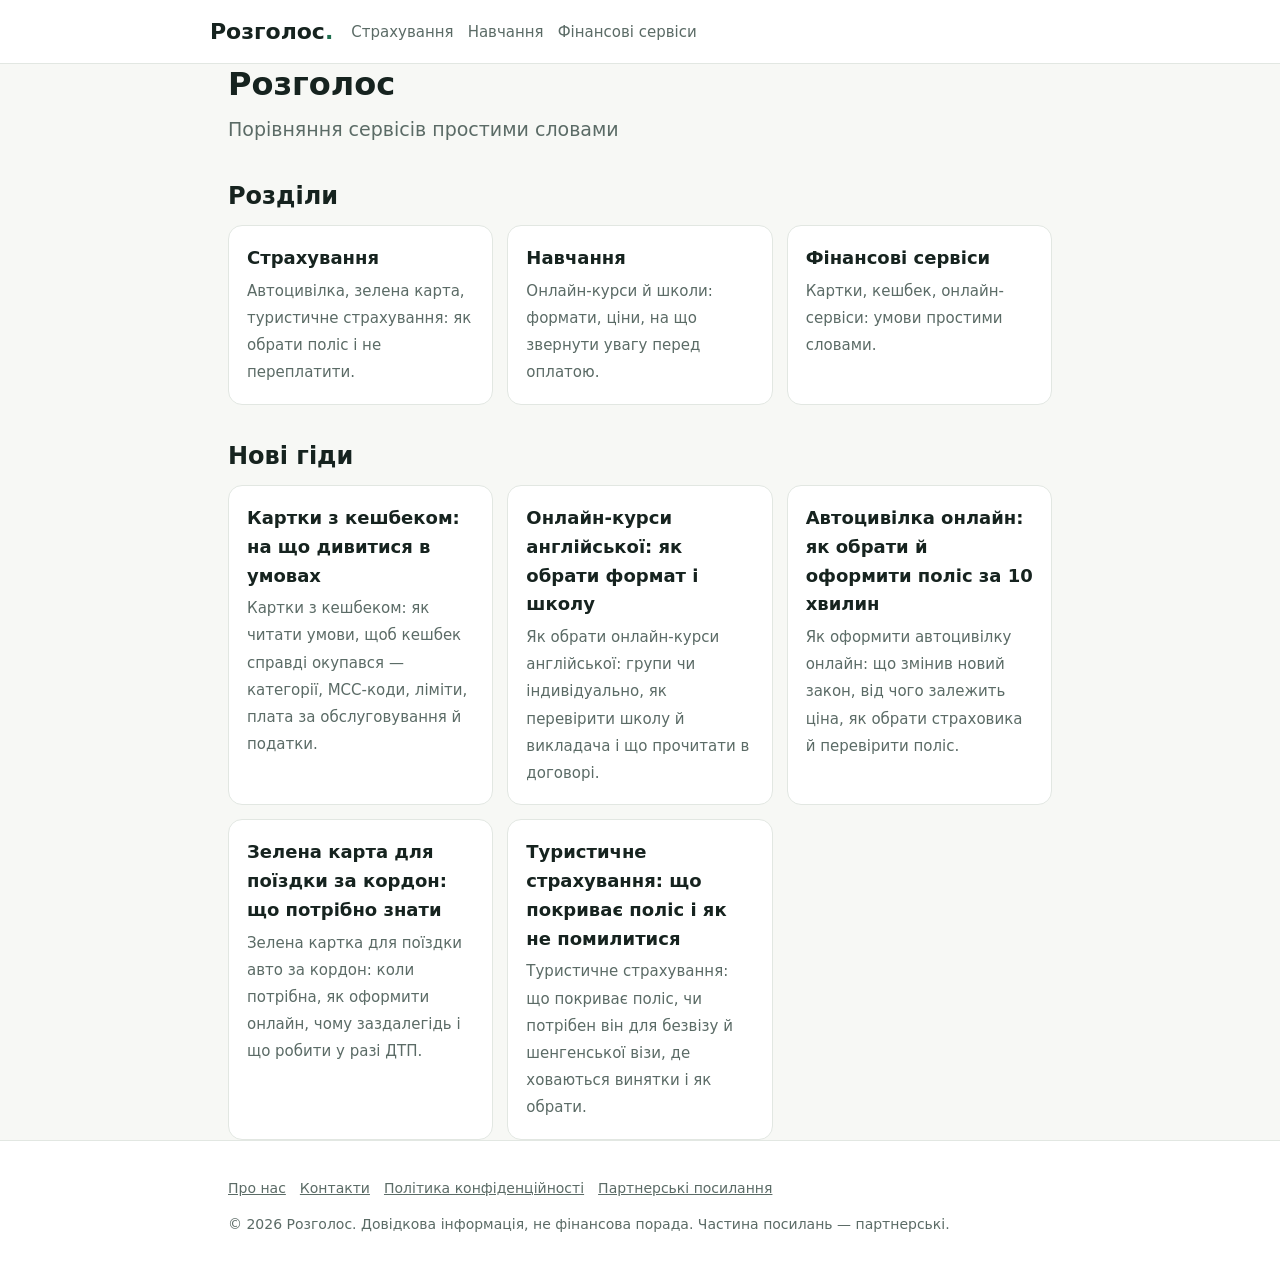
<file: index.html>
<!doctype html>
<html lang="uk"><head><meta charset="utf-8"><meta name="viewport" content="width=device-width,initial-scale=1">
<title>Розголос</title>
<meta name="description" content="Порівняння сервісів простими словами"><link rel="canonical" href="https://leeva13.github.io/rozholos/">
<link rel="stylesheet" href="assets/style.css"></head>
<body data-pixel="">
<header><div class="wrap top"><a class="logo" href="index.html">Розголос<span>.</span></a><nav><a href="strakhuvannia.html">Страхування</a><a href="navchannia.html">Навчання</a><a href="finansy.html">Фінансові сервіси</a></nav></div></header>
<main class="wrap"><h1>Розголос</h1>
<p class="lead">Порівняння сервісів простими словами</p><h2>Розділи</h2><div class="cards"><a class="card" href="strakhuvannia.html"><strong>Страхування</strong><span>Автоцивілка, зелена карта, туристичне страхування: як обрати поліс і не переплатити.</span></a><a class="card" href="navchannia.html"><strong>Навчання</strong><span>Онлайн-курси й школи: формати, ціни, на що звернути увагу перед оплатою.</span></a><a class="card" href="finansy.html"><strong>Фінансові сервіси</strong><span>Картки, кешбек, онлайн-сервіси: умови простими словами.</span></a></div><h2>Нові гіди</h2><div class="cards"><a class="card" href="kartky-z-keshbekom.html"><strong>Картки з кешбеком: на що дивитися в умовах</strong><span>Картки з кешбеком: як читати умови, щоб кешбек справді окупався — категорії, MCC-коди, ліміти, плата за обслуговування й податки.</span></a><a class="card" href="kursy-anhliiskoi-onlain.html"><strong>Онлайн-курси англійської: як обрати формат і школу</strong><span>Як обрати онлайн-курси англійської: групи чи індивідуально, як перевірити школу й викладача і що прочитати в договорі.</span></a><a class="card" href="avtotsyvilka-onlain.html"><strong>Автоцивілка онлайн: як обрати й оформити поліс за 10 хвилин</strong><span>Як оформити автоцивілку онлайн: що змінив новий закон, від чого залежить ціна, як обрати страховика й перевірити поліс.</span></a><a class="card" href="zelena-karta.html"><strong>Зелена карта для поїздки за кордон: що потрібно знати</strong><span>Зелена картка для поїздки авто за кордон: коли потрібна, як оформити онлайн, чому заздалегідь і що робити у разі ДТП.</span></a><a class="card" href="turystychne-strakhuvannia.html"><strong>Туристичне страхування: що покриває поліс і як не помилитися</strong><span>Туристичне страхування: що покриває поліс, чи потрібен він для безвізу й шенгенської візи, де ховаються винятки і як обрати.</span></a></div>
</main>
<footer><div class="wrap"><p><a href="about.html">Про нас</a><a href="contacts.html">Контакти</a><a href="privacy.html">Політика конфіденційності</a><a href="disclosure.html">Партнерські посилання</a></p>
<p>© 2026 Розголос. Довідкова інформація, не фінансова порада. Частина посилань — партнерські.</p></div></footer>
<div id="consent" hidden><p>Ми використовуємо cookies Meta для вимірювання реклами — лише якщо ви погодитеся. Деталі — у <a href="privacy.html">політиці конфіденційності</a>.</p>
<button class="yes" type="button">Погоджуюсь</button><button class="no" type="button">Лише необхідні</button></div>
<script src="assets/site.js" defer></script></body></html>
</file>
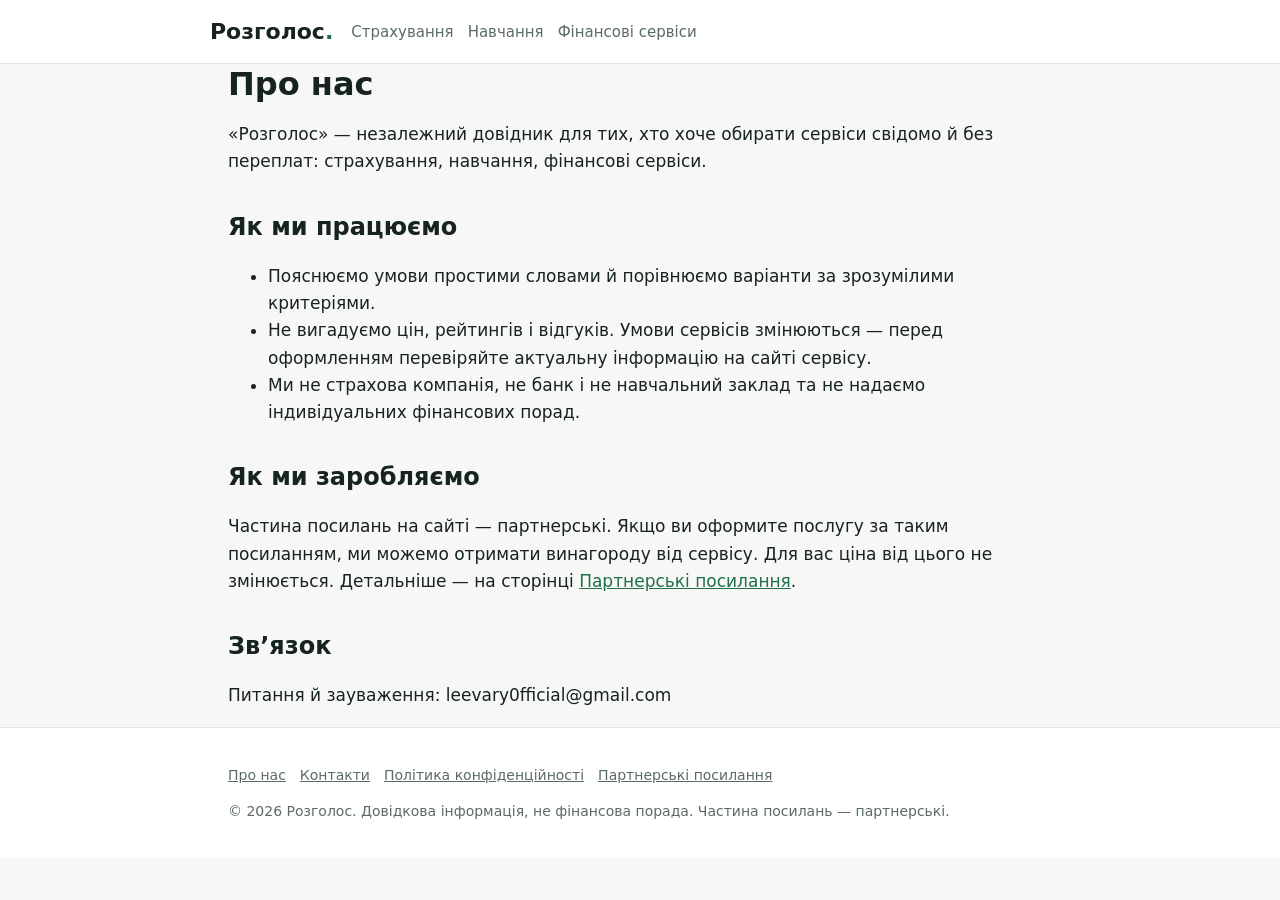
<file: about.html>
<!doctype html>
<html lang="uk"><head><meta charset="utf-8"><meta name="viewport" content="width=device-width,initial-scale=1">
<title>Про нас — Розголос</title>
<meta name="description" content="Порівняння сервісів простими словами"><link rel="canonical" href="https://leeva13.github.io/rozholos/about.html">
<link rel="stylesheet" href="assets/style.css"></head>
<body data-pixel="">
<header><div class="wrap top"><a class="logo" href="index.html">Розголос<span>.</span></a><nav><a href="strakhuvannia.html">Страхування</a><a href="navchannia.html">Навчання</a><a href="finansy.html">Фінансові сервіси</a></nav></div></header>
<main class="wrap"><h1>Про нас</h1>
<p>«Розголос» — незалежний довідник для тих, хто хоче обирати сервіси свідомо й без переплат: страхування, навчання, фінансові сервіси.</p>
<h2 id="iak-my-pratsiuiemo">Як ми працюємо</h2>
<ul>
<li>Пояснюємо умови простими словами й порівнюємо варіанти за зрозумілими критеріями.</li>
<li>Не вигадуємо цін, рейтингів і відгуків. Умови сервісів змінюються — перед оформленням перевіряйте актуальну інформацію на сайті сервісу.</li>
<li>Ми не страхова компанія, не банк і не навчальний заклад та не надаємо індивідуальних фінансових порад.</li>
</ul>
<h2 id="iak-my-zarobliaiemo">Як ми заробляємо</h2>
<p>Частина посилань на сайті — партнерські. Якщо ви оформите послугу за таким посиланням, ми можемо отримати винагороду від сервісу. Для вас ціна від цього не змінюється. Детальніше — на сторінці <a href="disclosure.html">Партнерські посилання</a>.</p>
<h2 id="zviazok">Зв’язок</h2>
<p>Питання й зауваження: leevary0fficial@gmail.com</p>
</main>
<footer><div class="wrap"><p><a href="about.html">Про нас</a><a href="contacts.html">Контакти</a><a href="privacy.html">Політика конфіденційності</a><a href="disclosure.html">Партнерські посилання</a></p>
<p>© 2026 Розголос. Довідкова інформація, не фінансова порада. Частина посилань — партнерські.</p></div></footer>
<div id="consent" hidden><p>Ми використовуємо cookies Meta для вимірювання реклами — лише якщо ви погодитеся. Деталі — у <a href="privacy.html">політиці конфіденційності</a>.</p>
<button class="yes" type="button">Погоджуюсь</button><button class="no" type="button">Лише необхідні</button></div>
<script src="assets/site.js" defer></script></body></html>
</file>
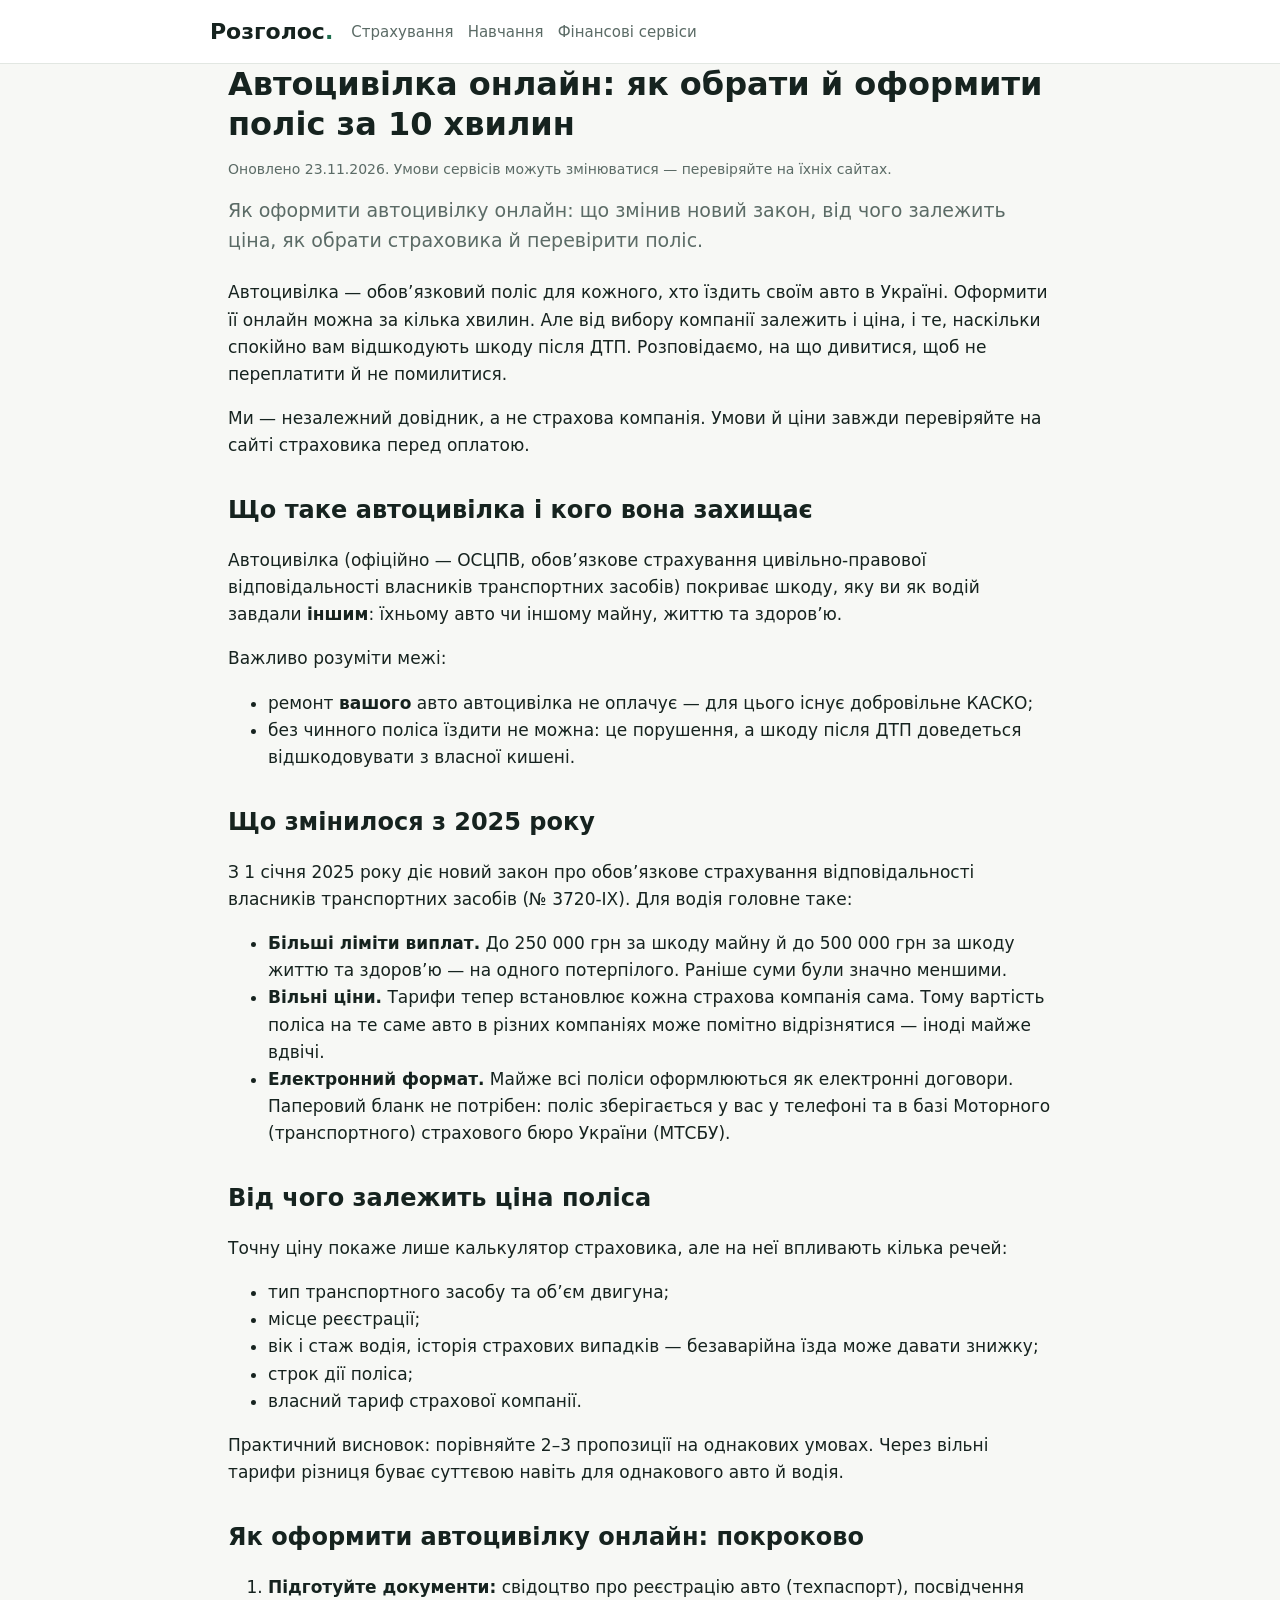
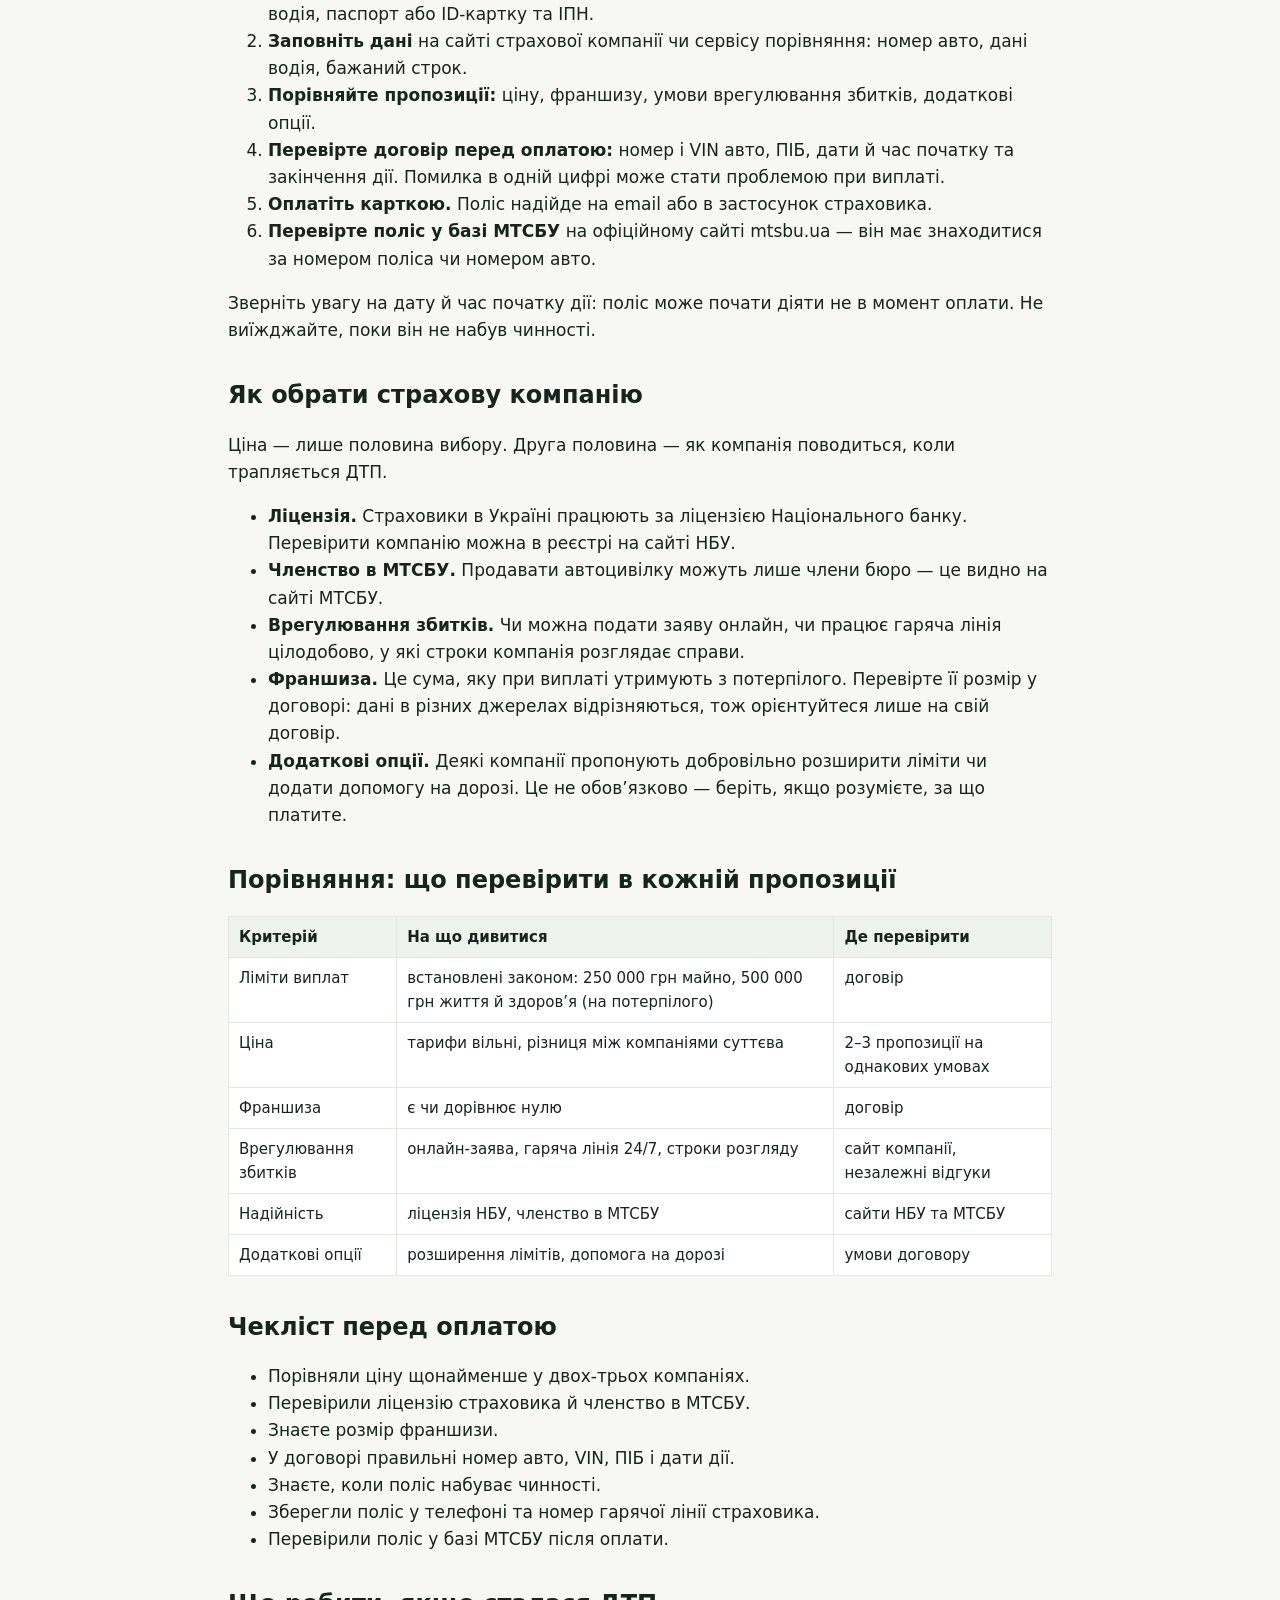
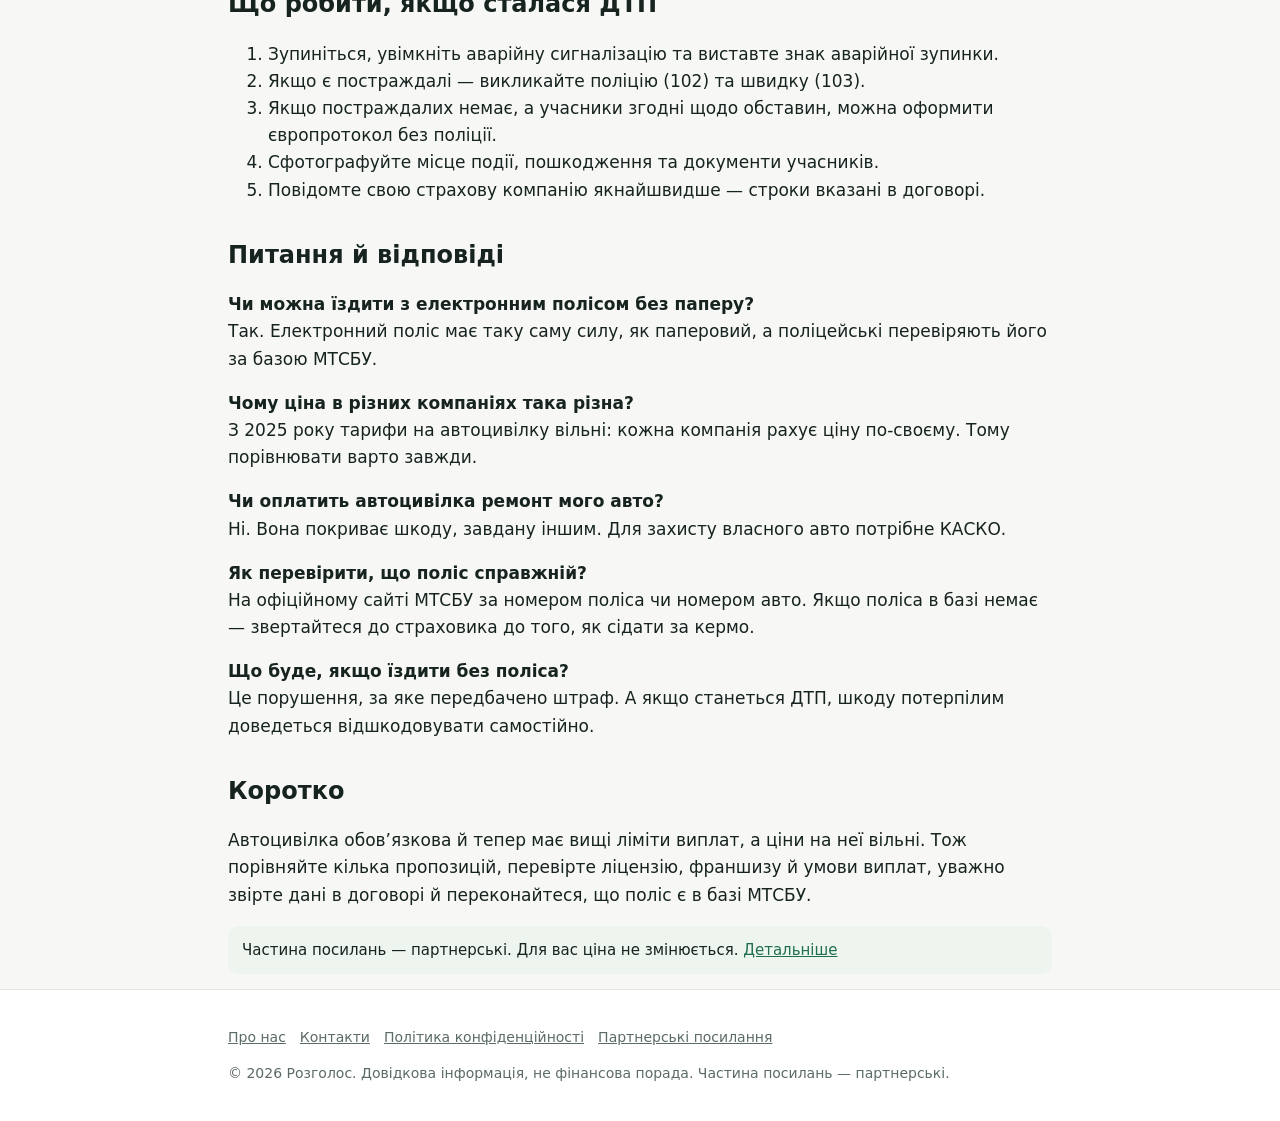
<file: avtotsyvilka-onlain.html>
<!doctype html>
<html lang="uk"><head><meta charset="utf-8"><meta name="viewport" content="width=device-width,initial-scale=1">
<title>Автоцивілка онлайн: як обрати й оформити поліс за 10 хвилин — Розголос</title>
<meta name="description" content="Як оформити автоцивілку онлайн: що змінив новий закон, від чого залежить ціна, як обрати страховика й перевірити поліс."><link rel="canonical" href="https://leeva13.github.io/rozholos/avtotsyvilka-onlain.html">
<link rel="stylesheet" href="assets/style.css"></head>
<body data-pixel="">
<header><div class="wrap top"><a class="logo" href="index.html">Розголос<span>.</span></a><nav><a href="strakhuvannia.html">Страхування</a><a href="navchannia.html">Навчання</a><a href="finansy.html">Фінансові сервіси</a></nav></div></header>
<main class="wrap"><h1>Автоцивілка онлайн: як обрати й оформити поліс за 10 хвилин</h1>
<p class="meta">Оновлено 23.11.2026. Умови сервісів можуть змінюватися — перевіряйте на їхніх сайтах.</p><p class="lead">Як оформити автоцивілку онлайн: що змінив новий закон, від чого залежить ціна, як обрати страховика й перевірити поліс.</p><p>Автоцивілка — обов’язковий поліс для кожного, хто їздить своїм авто в Україні. Оформити її онлайн можна за кілька хвилин. Але від вибору компанії залежить і ціна, і те, наскільки спокійно вам відшкодують шкоду після ДТП. Розповідаємо, на що дивитися, щоб не переплатити й не помилитися.</p>
<p>Ми — незалежний довідник, а не страхова компанія. Умови й ціни завжди перевіряйте на сайті страховика перед оплатою.</p>
<h2 id="shcho-take-avtotsyvilka-i-koho-vona-zakh">Що таке автоцивілка і кого вона захищає</h2>
<p>Автоцивілка (офіційно — ОСЦПВ, обов’язкове страхування цивільно-правової відповідальності власників транспортних засобів) покриває шкоду, яку ви як водій завдали <strong>іншим</strong>: їхньому авто чи іншому майну, життю та здоров’ю.</p>
<p>Важливо розуміти межі:</p>
<ul>
<li>ремонт <strong>вашого</strong> авто автоцивілка не оплачує — для цього існує добровільне КАСКО;</li>
<li>без чинного поліса їздити не можна: це порушення, а шкоду після ДТП доведеться відшкодовувати з власної кишені.</li>
</ul>
<h2 id="shcho-zminylosia-z-2025-roku">Що змінилося з 2025 року</h2>
<p>З 1 січня 2025 року діє новий закон про обов’язкове страхування відповідальності власників транспортних засобів (№ 3720-IX). Для водія головне таке:</p>
<ul>
<li><strong>Більші ліміти виплат.</strong> До 250 000 грн за шкоду майну й до 500 000 грн за шкоду життю та здоров’ю — на одного потерпілого. Раніше суми були значно меншими.</li>
<li><strong>Вільні ціни.</strong> Тарифи тепер встановлює кожна страхова компанія сама. Тому вартість поліса на те саме авто в різних компаніях може помітно відрізнятися — іноді майже вдвічі.</li>
<li><strong>Електронний формат.</strong> Майже всі поліси оформлюються як електронні договори. Паперовий бланк не потрібен: поліс зберігається у вас у телефоні та в базі Моторного (транспортного) страхового бюро України (МТСБУ).</li>
</ul>
<h2 id="vid-choho-zalezhyt-tsina-polisa">Від чого залежить ціна поліса</h2>
<p>Точну ціну покаже лише калькулятор страховика, але на неї впливають кілька речей:</p>
<ul>
<li>тип транспортного засобу та об’єм двигуна;</li>
<li>місце реєстрації;</li>
<li>вік і стаж водія, історія страхових випадків — безаварійна їзда може давати знижку;</li>
<li>строк дії поліса;</li>
<li>власний тариф страхової компанії.</li>
</ul>
<p>Практичний висновок: порівняйте 2–3 пропозиції на однакових умовах. Через вільні тарифи різниця буває суттєвою навіть для однакового авто й водія.</p>
<h2 id="iak-oformyty-avtotsyvilku-onlain-pokroko">Як оформити автоцивілку онлайн: покроково</h2>
<ol>
<li><strong>Підготуйте документи:</strong> свідоцтво про реєстрацію авто (техпаспорт), посвідчення водія, паспорт або ID-картку та ІПН.</li>
<li><strong>Заповніть дані</strong> на сайті страхової компанії чи сервісу порівняння: номер авто, дані водія, бажаний строк.</li>
<li><strong>Порівняйте пропозиції:</strong> ціну, франшизу, умови врегулювання збитків, додаткові опції.</li>
<li><strong>Перевірте договір перед оплатою:</strong> номер і VIN авто, ПІБ, дати й час початку та закінчення дії. Помилка в одній цифрі може стати проблемою при виплаті.</li>
<li><strong>Оплатіть карткою.</strong> Поліс надійде на email або в застосунок страховика.</li>
<li><strong>Перевірте поліс у базі МТСБУ</strong> на офіційному сайті mtsbu.ua — він має знаходитися за номером поліса чи номером авто.</li>
</ol>
<p>Зверніть увагу на дату й час початку дії: поліс може почати діяти не в момент оплати. Не виїжджайте, поки він не набув чинності.</p>
<h2 id="iak-obraty-strakhovu-kompaniiu">Як обрати страхову компанію</h2>
<p>Ціна — лише половина вибору. Друга половина — як компанія поводиться, коли трапляється ДТП.</p>
<ul>
<li><strong>Ліцензія.</strong> Страховики в Україні працюють за ліцензією Національного банку. Перевірити компанію можна в реєстрі на сайті НБУ.</li>
<li><strong>Членство в МТСБУ.</strong> Продавати автоцивілку можуть лише члени бюро — це видно на сайті МТСБУ.</li>
<li><strong>Врегулювання збитків.</strong> Чи можна подати заяву онлайн, чи працює гаряча лінія цілодобово, у які строки компанія розглядає справи.</li>
<li><strong>Франшиза.</strong> Це сума, яку при виплаті утримують з потерпілого. Перевірте її розмір у договорі: дані в різних джерелах відрізняються, тож орієнтуйтеся лише на свій договір.</li>
<li><strong>Додаткові опції.</strong> Деякі компанії пропонують добровільно розширити ліміти чи додати допомогу на дорозі. Це не обов’язково — беріть, якщо розумієте, за що платите.</li>
</ul>
<h2 id="porivniannia-shcho-pereviryty-v-kozhnii-">Порівняння: що перевірити в кожній пропозиції</h2>
<div class="table"><table><thead><tr><th>Критерій</th><th>На що дивитися</th><th>Де перевірити</th></tr></thead><tbody><tr><td>Ліміти виплат</td><td>встановлені законом: 250 000 грн майно, 500 000 грн життя й здоров’я (на потерпілого)</td><td>договір</td></tr><tr><td>Ціна</td><td>тарифи вільні, різниця між компаніями суттєва</td><td>2–3 пропозиції на однакових умовах</td></tr><tr><td>Франшиза</td><td>є чи дорівнює нулю</td><td>договір</td></tr><tr><td>Врегулювання збитків</td><td>онлайн-заява, гаряча лінія 24/7, строки розгляду</td><td>сайт компанії, незалежні відгуки</td></tr><tr><td>Надійність</td><td>ліцензія НБУ, членство в МТСБУ</td><td>сайти НБУ та МТСБУ</td></tr><tr><td>Додаткові опції</td><td>розширення лімітів, допомога на дорозі</td><td>умови договору</td></tr></tbody></table></div>
<h2 id="cheklist-pered-oplatoiu">Чекліст перед оплатою</h2>
<ul>
<li>Порівняли ціну щонайменше у двох-трьох компаніях.</li>
<li>Перевірили ліцензію страховика й членство в МТСБУ.</li>
<li>Знаєте розмір франшизи.</li>
<li>У договорі правильні номер авто, VIN, ПІБ і дати дії.</li>
<li>Знаєте, коли поліс набуває чинності.</li>
<li>Зберегли поліс у телефоні та номер гарячої лінії страховика.</li>
<li>Перевірили поліс у базі МТСБУ після оплати.</li>
</ul>
<h2 id="shcho-robyty-iakshcho-stalasia-dtp">Що робити, якщо сталася ДТП</h2>
<ol>
<li>Зупиніться, увімкніть аварійну сигналізацію та виставте знак аварійної зупинки.</li>
<li>Якщо є постраждалі — викликайте поліцію (102) та швидку (103).</li>
<li>Якщо постраждалих немає, а учасники згодні щодо обставин, можна оформити європротокол без поліції.</li>
<li>Сфотографуйте місце події, пошкодження та документи учасників.</li>
<li>Повідомте свою страхову компанію якнайшвидше — строки вказані в договорі.</li>
</ol>
<h2 id="pytannia-i-vidpovidi">Питання й відповіді</h2>
<p><strong>Чи можна їздити з електронним полісом без паперу?</strong><br>Так. Електронний поліс має таку саму силу, як паперовий, а поліцейські перевіряють його за базою МТСБУ.</p>
<p><strong>Чому ціна в різних компаніях така різна?</strong><br>З 2025 року тарифи на автоцивілку вільні: кожна компанія рахує ціну по-своєму. Тому порівнювати варто завжди.</p>
<p><strong>Чи оплатить автоцивілка ремонт мого авто?</strong><br>Ні. Вона покриває шкоду, завдану іншим. Для захисту власного авто потрібне КАСКО.</p>
<p><strong>Як перевірити, що поліс справжній?</strong><br>На офіційному сайті МТСБУ за номером поліса чи номером авто. Якщо поліса в базі немає — звертайтеся до страховика до того, як сідати за кермо.</p>
<p><strong>Що буде, якщо їздити без поліса?</strong><br>Це порушення, за яке передбачено штраф. А якщо станеться ДТП, шкоду потерпілим доведеться відшкодовувати самостійно.</p>
<h2 id="korotko">Коротко</h2>
<p>Автоцивілка обов’язкова й тепер має вищі ліміти виплат, а ціни на неї вільні. Тож порівняйте кілька пропозицій, перевірте ліцензію, франшизу й умови виплат, уважно звірте дані в договорі й переконайтеся, що поліс є в базі МТСБУ.</p><p class="note">Частина посилань — партнерські. Для вас ціна не змінюється. <a href="disclosure.html">Детальніше</a></p>
</main>
<footer><div class="wrap"><p><a href="about.html">Про нас</a><a href="contacts.html">Контакти</a><a href="privacy.html">Політика конфіденційності</a><a href="disclosure.html">Партнерські посилання</a></p>
<p>© 2026 Розголос. Довідкова інформація, не фінансова порада. Частина посилань — партнерські.</p></div></footer>
<div id="consent" hidden><p>Ми використовуємо cookies Meta для вимірювання реклами — лише якщо ви погодитеся. Деталі — у <a href="privacy.html">політиці конфіденційності</a>.</p>
<button class="yes" type="button">Погоджуюсь</button><button class="no" type="button">Лише необхідні</button></div>
<script src="assets/site.js" defer></script></body></html>
</file>
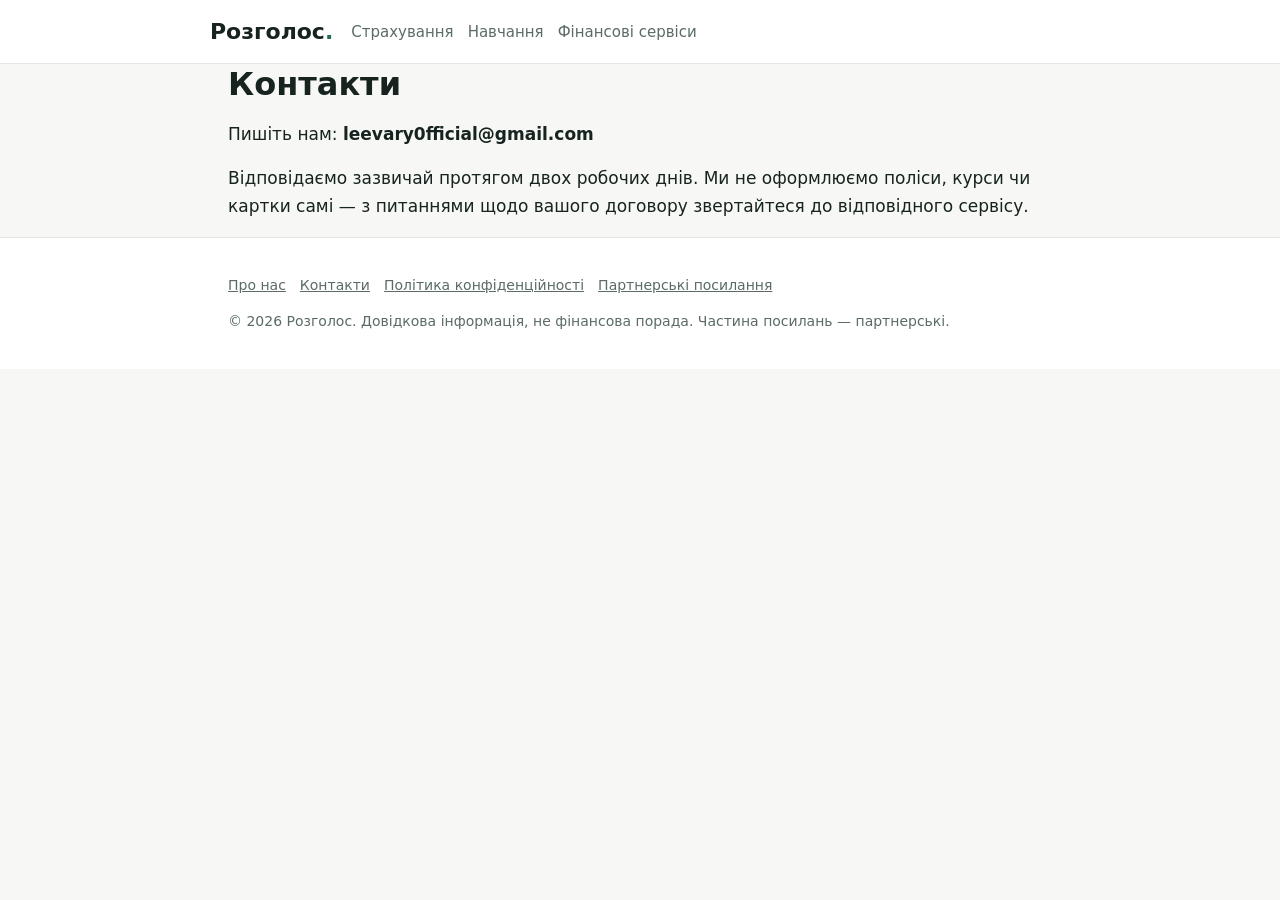
<file: contacts.html>
<!doctype html>
<html lang="uk"><head><meta charset="utf-8"><meta name="viewport" content="width=device-width,initial-scale=1">
<title>Контакти — Розголос</title>
<meta name="description" content="Порівняння сервісів простими словами"><link rel="canonical" href="https://leeva13.github.io/rozholos/contacts.html">
<link rel="stylesheet" href="assets/style.css"></head>
<body data-pixel="">
<header><div class="wrap top"><a class="logo" href="index.html">Розголос<span>.</span></a><nav><a href="strakhuvannia.html">Страхування</a><a href="navchannia.html">Навчання</a><a href="finansy.html">Фінансові сервіси</a></nav></div></header>
<main class="wrap"><h1>Контакти</h1>
<p>Пишіть нам: <strong>leevary0fficial@gmail.com</strong></p>
<p>Відповідаємо зазвичай протягом двох робочих днів. Ми не оформлюємо поліси, курси чи картки самі — з питаннями щодо вашого договору звертайтеся до відповідного сервісу.</p>
</main>
<footer><div class="wrap"><p><a href="about.html">Про нас</a><a href="contacts.html">Контакти</a><a href="privacy.html">Політика конфіденційності</a><a href="disclosure.html">Партнерські посилання</a></p>
<p>© 2026 Розголос. Довідкова інформація, не фінансова порада. Частина посилань — партнерські.</p></div></footer>
<div id="consent" hidden><p>Ми використовуємо cookies Meta для вимірювання реклами — лише якщо ви погодитеся. Деталі — у <a href="privacy.html">політиці конфіденційності</a>.</p>
<button class="yes" type="button">Погоджуюсь</button><button class="no" type="button">Лише необхідні</button></div>
<script src="assets/site.js" defer></script></body></html>
</file>
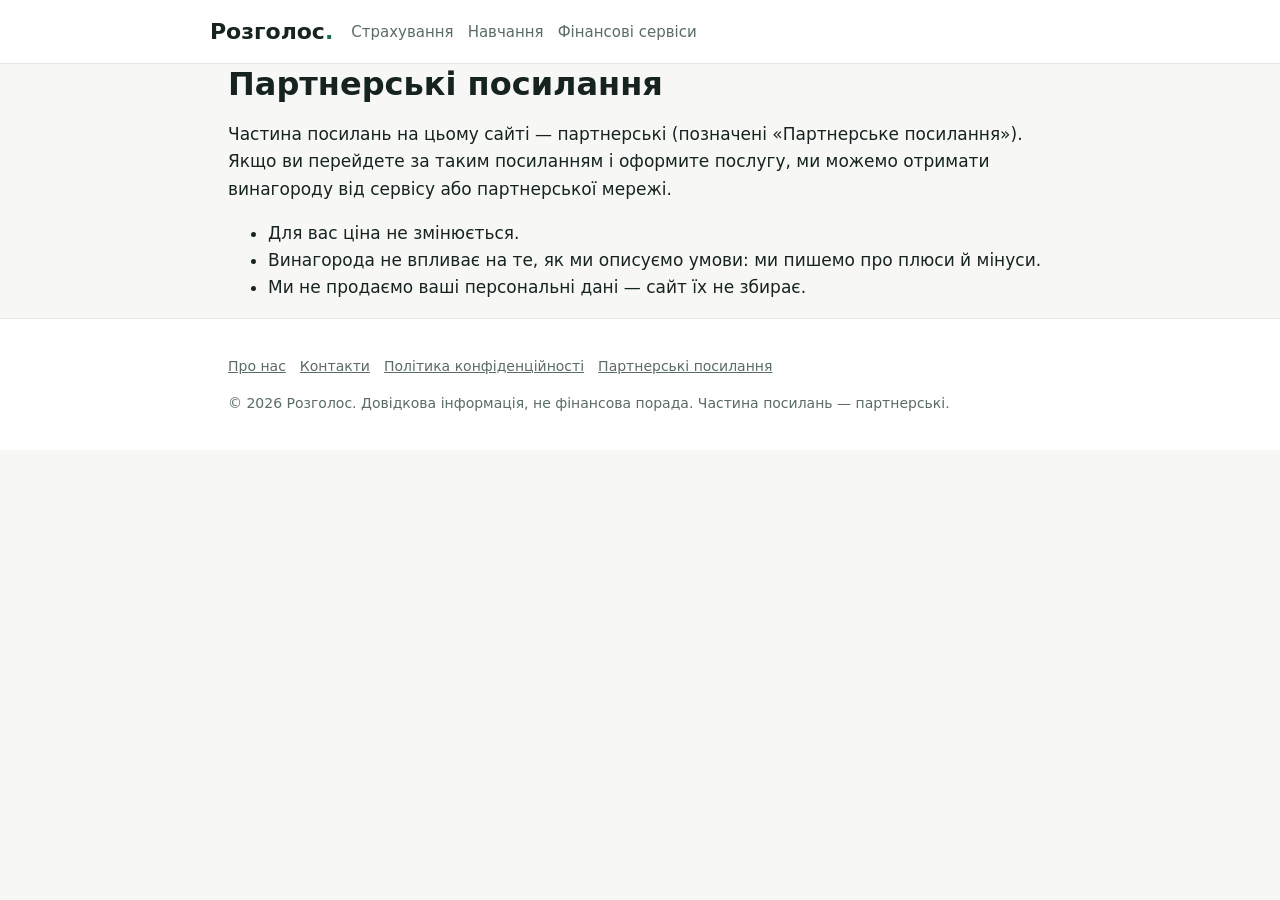
<file: disclosure.html>
<!doctype html>
<html lang="uk"><head><meta charset="utf-8"><meta name="viewport" content="width=device-width,initial-scale=1">
<title>Партнерські посилання — Розголос</title>
<meta name="description" content="Порівняння сервісів простими словами"><link rel="canonical" href="https://leeva13.github.io/rozholos/disclosure.html">
<link rel="stylesheet" href="assets/style.css"></head>
<body data-pixel="">
<header><div class="wrap top"><a class="logo" href="index.html">Розголос<span>.</span></a><nav><a href="strakhuvannia.html">Страхування</a><a href="navchannia.html">Навчання</a><a href="finansy.html">Фінансові сервіси</a></nav></div></header>
<main class="wrap"><h1>Партнерські посилання</h1>
<p>Частина посилань на цьому сайті — партнерські (позначені «Партнерське посилання»). Якщо ви перейдете за таким посиланням і оформите послугу, ми можемо отримати винагороду від сервісу або партнерської мережі.</p>
<ul>
<li>Для вас ціна не змінюється.</li>
<li>Винагорода не впливає на те, як ми описуємо умови: ми пишемо про плюси й мінуси.</li>
<li>Ми не продаємо ваші персональні дані — сайт їх не збирає.</li>
</ul>
</main>
<footer><div class="wrap"><p><a href="about.html">Про нас</a><a href="contacts.html">Контакти</a><a href="privacy.html">Політика конфіденційності</a><a href="disclosure.html">Партнерські посилання</a></p>
<p>© 2026 Розголос. Довідкова інформація, не фінансова порада. Частина посилань — партнерські.</p></div></footer>
<div id="consent" hidden><p>Ми використовуємо cookies Meta для вимірювання реклами — лише якщо ви погодитеся. Деталі — у <a href="privacy.html">політиці конфіденційності</a>.</p>
<button class="yes" type="button">Погоджуюсь</button><button class="no" type="button">Лише необхідні</button></div>
<script src="assets/site.js" defer></script></body></html>
</file>
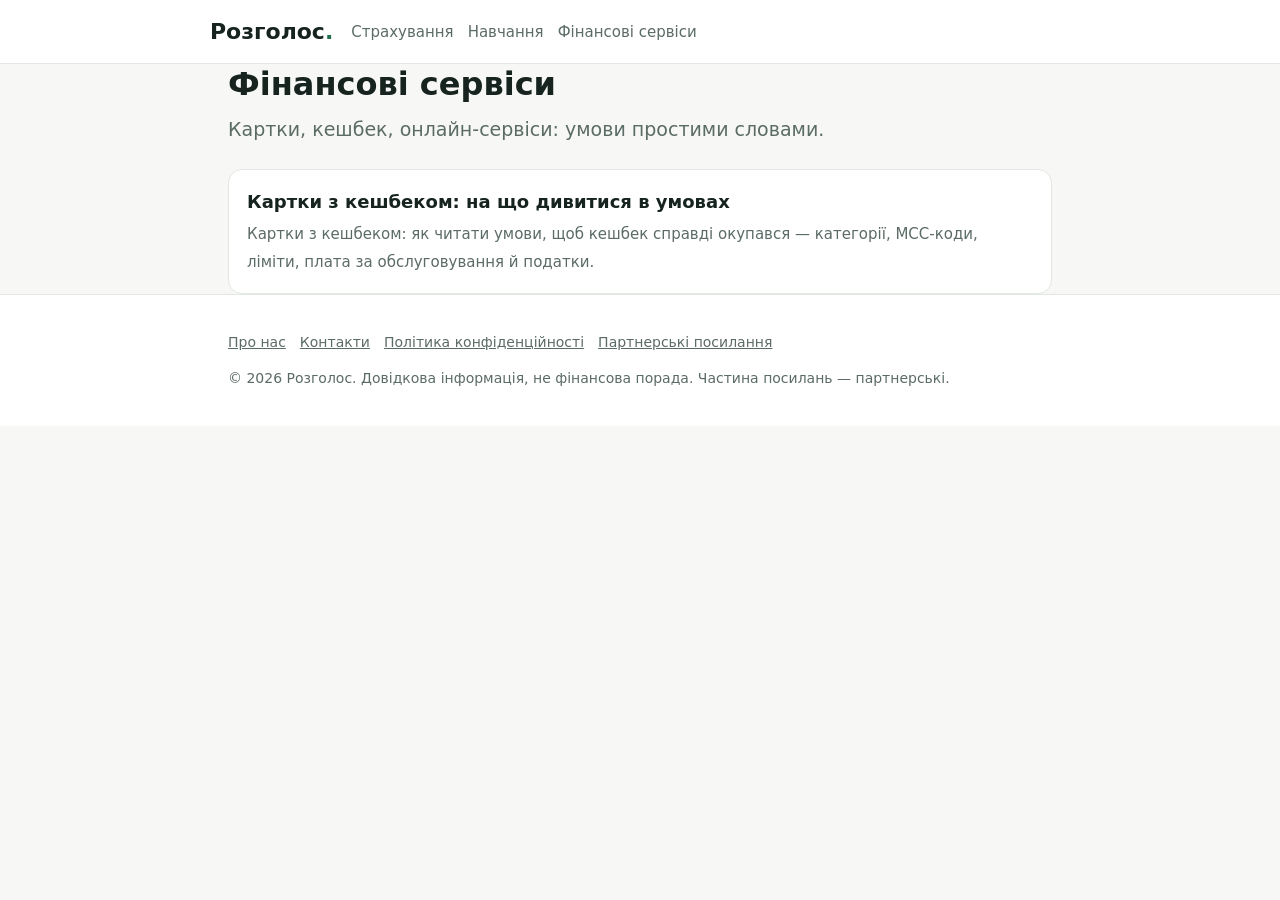
<file: finansy.html>
<!doctype html>
<html lang="uk"><head><meta charset="utf-8"><meta name="viewport" content="width=device-width,initial-scale=1">
<title>Фінансові сервіси — Розголос</title>
<meta name="description" content="Картки, кешбек, онлайн-сервіси: умови простими словами."><link rel="canonical" href="https://leeva13.github.io/rozholos/finansy.html">
<link rel="stylesheet" href="assets/style.css"></head>
<body data-pixel="">
<header><div class="wrap top"><a class="logo" href="index.html">Розголос<span>.</span></a><nav><a href="strakhuvannia.html">Страхування</a><a href="navchannia.html">Навчання</a><a href="finansy.html">Фінансові сервіси</a></nav></div></header>
<main class="wrap"><h1>Фінансові сервіси</h1>
<p class="lead">Картки, кешбек, онлайн-сервіси: умови простими словами.</p><div class="cards"><a class="card" href="kartky-z-keshbekom.html"><strong>Картки з кешбеком: на що дивитися в умовах</strong><span>Картки з кешбеком: як читати умови, щоб кешбек справді окупався — категорії, MCC-коди, ліміти, плата за обслуговування й податки.</span></a></div>
</main>
<footer><div class="wrap"><p><a href="about.html">Про нас</a><a href="contacts.html">Контакти</a><a href="privacy.html">Політика конфіденційності</a><a href="disclosure.html">Партнерські посилання</a></p>
<p>© 2026 Розголос. Довідкова інформація, не фінансова порада. Частина посилань — партнерські.</p></div></footer>
<div id="consent" hidden><p>Ми використовуємо cookies Meta для вимірювання реклами — лише якщо ви погодитеся. Деталі — у <a href="privacy.html">політиці конфіденційності</a>.</p>
<button class="yes" type="button">Погоджуюсь</button><button class="no" type="button">Лише необхідні</button></div>
<script src="assets/site.js" defer></script></body></html>
</file>
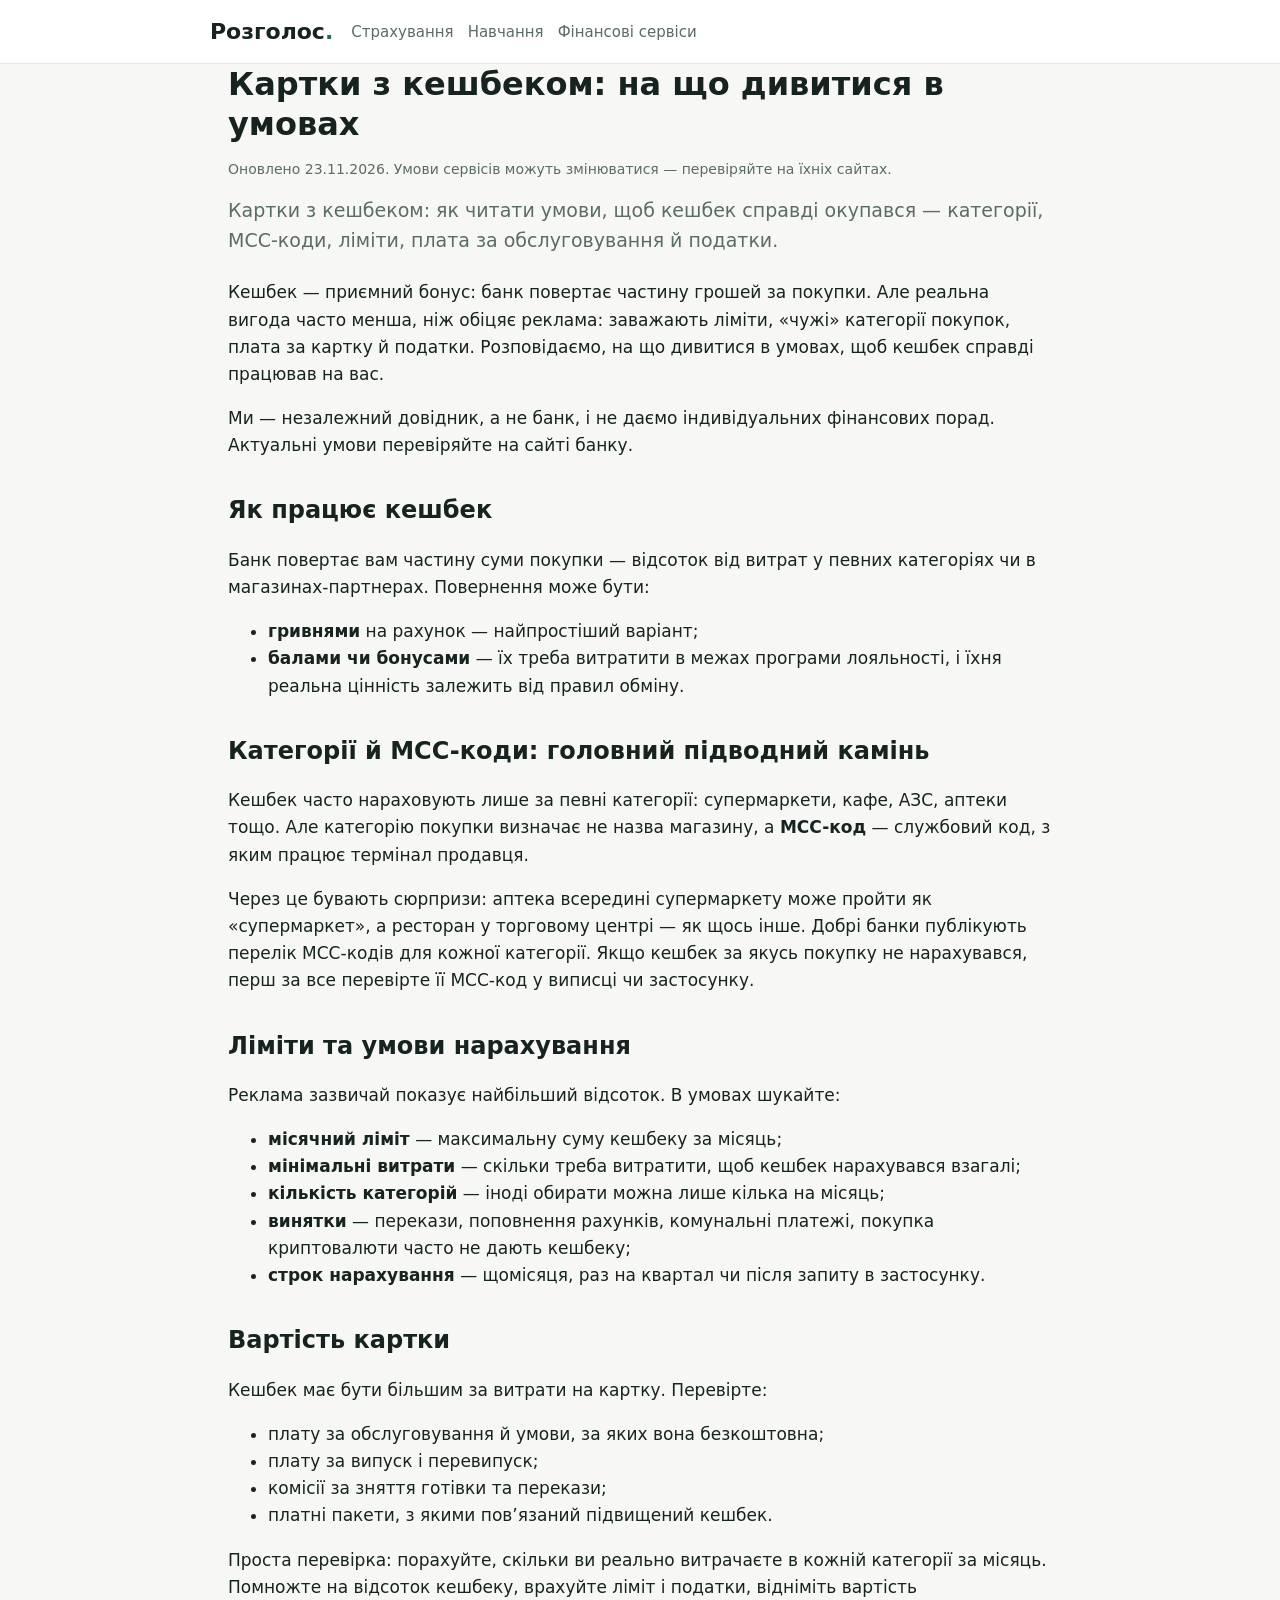
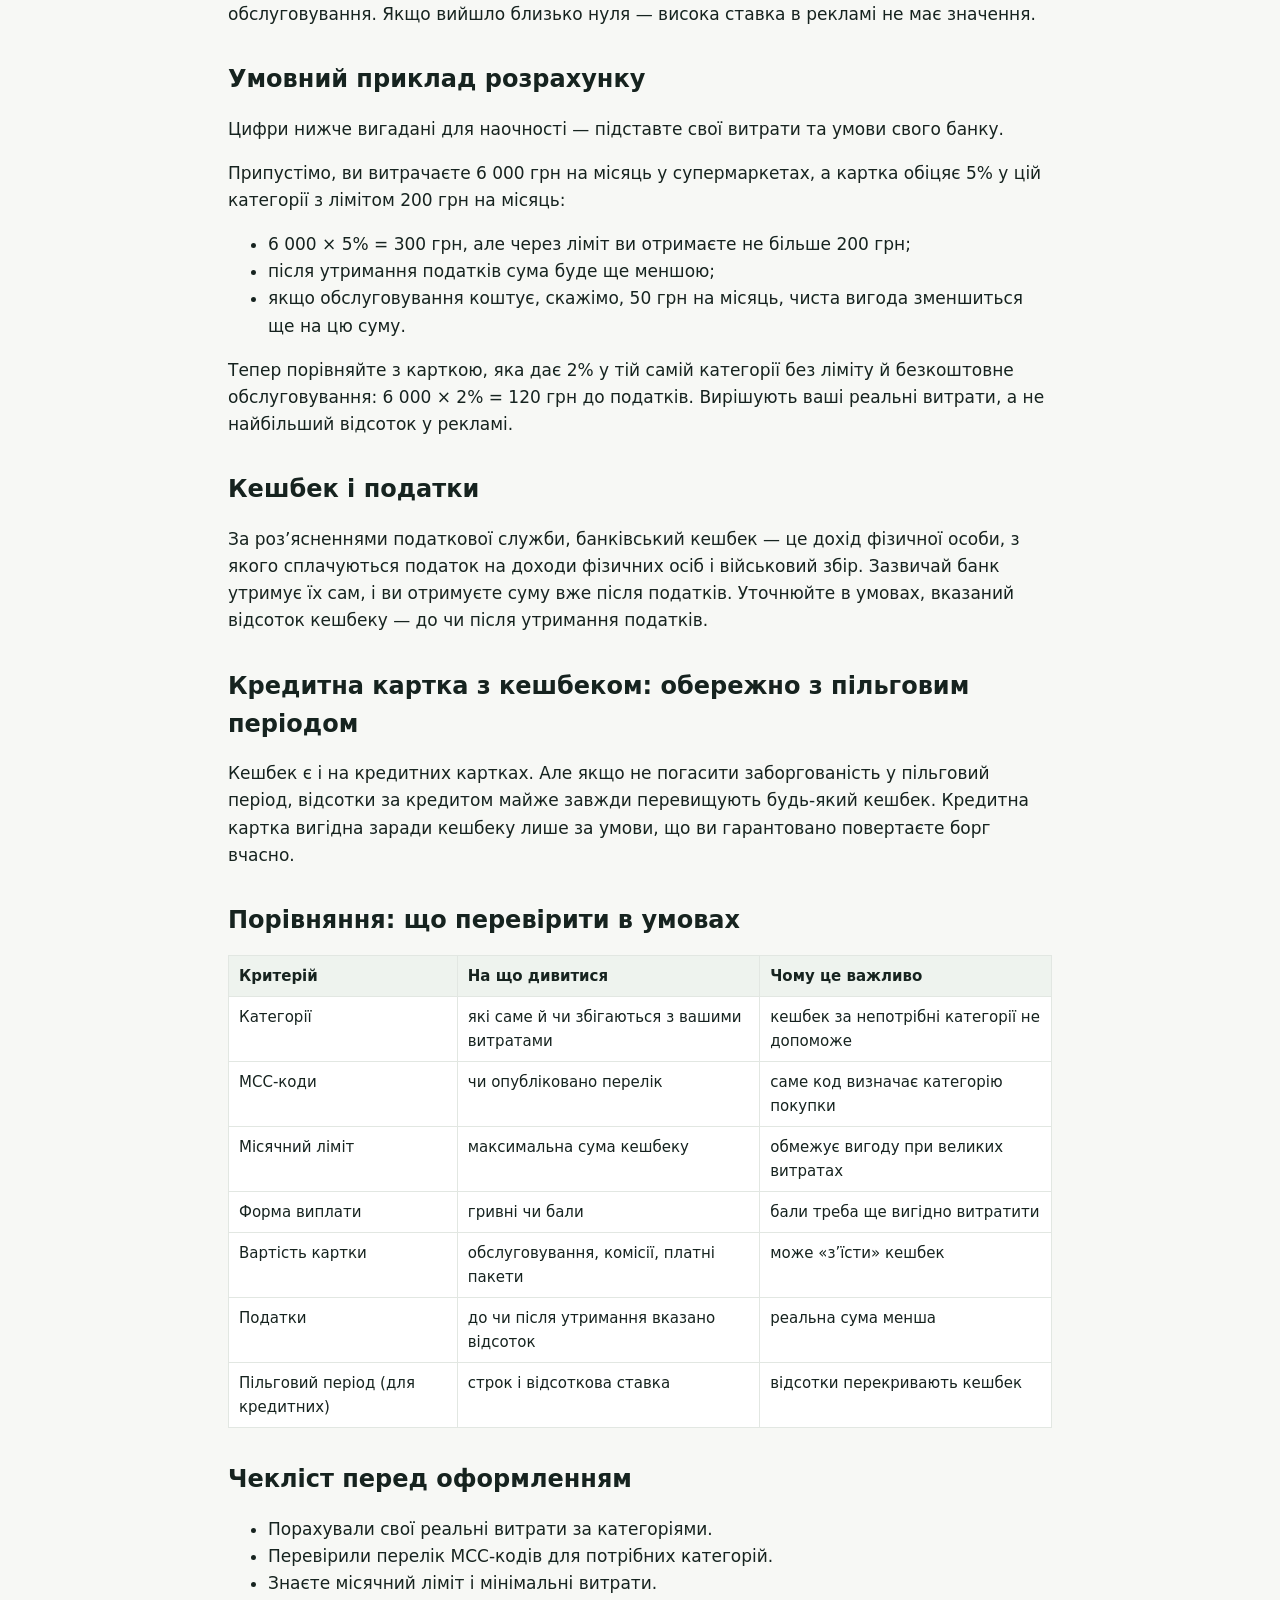
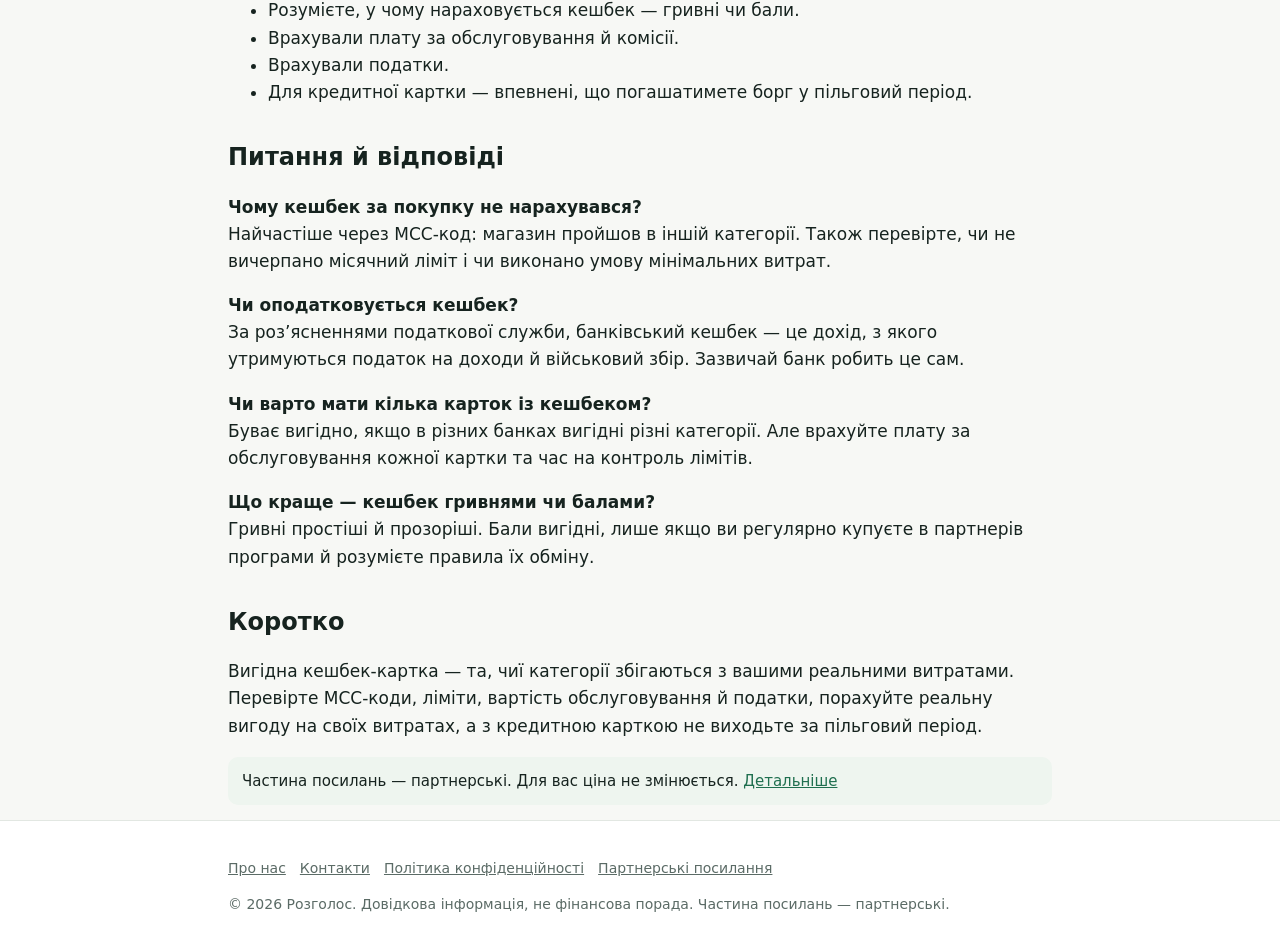
<file: kartky-z-keshbekom.html>
<!doctype html>
<html lang="uk"><head><meta charset="utf-8"><meta name="viewport" content="width=device-width,initial-scale=1">
<title>Картки з кешбеком: на що дивитися в умовах — Розголос</title>
<meta name="description" content="Картки з кешбеком: як читати умови, щоб кешбек справді окупався — категорії, MCC-коди, ліміти, плата за обслуговування й податки."><link rel="canonical" href="https://leeva13.github.io/rozholos/kartky-z-keshbekom.html">
<link rel="stylesheet" href="assets/style.css"></head>
<body data-pixel="">
<header><div class="wrap top"><a class="logo" href="index.html">Розголос<span>.</span></a><nav><a href="strakhuvannia.html">Страхування</a><a href="navchannia.html">Навчання</a><a href="finansy.html">Фінансові сервіси</a></nav></div></header>
<main class="wrap"><h1>Картки з кешбеком: на що дивитися в умовах</h1>
<p class="meta">Оновлено 23.11.2026. Умови сервісів можуть змінюватися — перевіряйте на їхніх сайтах.</p><p class="lead">Картки з кешбеком: як читати умови, щоб кешбек справді окупався — категорії, MCC-коди, ліміти, плата за обслуговування й податки.</p><p>Кешбек — приємний бонус: банк повертає частину грошей за покупки. Але реальна вигода часто менша, ніж обіцяє реклама: заважають ліміти, «чужі» категорії покупок, плата за картку й податки. Розповідаємо, на що дивитися в умовах, щоб кешбек справді працював на вас.</p>
<p>Ми — незалежний довідник, а не банк, і не даємо індивідуальних фінансових порад. Актуальні умови перевіряйте на сайті банку.</p>
<h2 id="iak-pratsiuie-keshbek">Як працює кешбек</h2>
<p>Банк повертає вам частину суми покупки — відсоток від витрат у певних категоріях чи в магазинах-партнерах. Повернення може бути:</p>
<ul>
<li><strong>гривнями</strong> на рахунок — найпростіший варіант;</li>
<li><strong>балами чи бонусами</strong> — їх треба витратити в межах програми лояльності, і їхня реальна цінність залежить від правил обміну.</li>
</ul>
<h2 id="katehorii-i-mcc-kody-holovnyi-pidvodnyi-">Категорії й MCC-коди: головний підводний камінь</h2>
<p>Кешбек часто нараховують лише за певні категорії: супермаркети, кафе, АЗС, аптеки тощо. Але категорію покупки визначає не назва магазину, а <strong>MCC-код</strong> — службовий код, з яким працює термінал продавця.</p>
<p>Через це бувають сюрпризи: аптека всередині супермаркету може пройти як «супермаркет», а ресторан у торговому центрі — як щось інше. Добрі банки публікують перелік MCC-кодів для кожної категорії. Якщо кешбек за якусь покупку не нарахувався, перш за все перевірте її MCC-код у виписці чи застосунку.</p>
<h2 id="limity-ta-umovy-narakhuvannia">Ліміти та умови нарахування</h2>
<p>Реклама зазвичай показує найбільший відсоток. В умовах шукайте:</p>
<ul>
<li><strong>місячний ліміт</strong> — максимальну суму кешбеку за місяць;</li>
<li><strong>мінімальні витрати</strong> — скільки треба витратити, щоб кешбек нарахувався взагалі;</li>
<li><strong>кількість категорій</strong> — іноді обирати можна лише кілька на місяць;</li>
<li><strong>винятки</strong> — перекази, поповнення рахунків, комунальні платежі, покупка криптовалюти часто не дають кешбеку;</li>
<li><strong>строк нарахування</strong> — щомісяця, раз на квартал чи після запиту в застосунку.</li>
</ul>
<h2 id="vartist-kartky">Вартість картки</h2>
<p>Кешбек має бути більшим за витрати на картку. Перевірте:</p>
<ul>
<li>плату за обслуговування й умови, за яких вона безкоштовна;</li>
<li>плату за випуск і перевипуск;</li>
<li>комісії за зняття готівки та перекази;</li>
<li>платні пакети, з якими пов’язаний підвищений кешбек.</li>
</ul>
<p>Проста перевірка: порахуйте, скільки ви реально витрачаєте в кожній категорії за місяць. Помножте на відсоток кешбеку, врахуйте ліміт і податки, відніміть вартість обслуговування. Якщо вийшло близько нуля — висока ставка в рекламі не має значення.</p>
<h2 id="umovnyi-pryklad-rozrakhunku">Умовний приклад розрахунку</h2>
<p>Цифри нижче вигадані для наочності — підставте свої витрати та умови свого банку.</p>
<p>Припустімо, ви витрачаєте 6 000 грн на місяць у супермаркетах, а картка обіцяє 5% у цій категорії з лімітом 200 грн на місяць:</p>
<ul>
<li>6 000 × 5% = 300 грн, але через ліміт ви отримаєте не більше 200 грн;</li>
<li>після утримання податків сума буде ще меншою;</li>
<li>якщо обслуговування коштує, скажімо, 50 грн на місяць, чиста вигода зменшиться ще на цю суму.</li>
</ul>
<p>Тепер порівняйте з карткою, яка дає 2% у тій самій категорії без ліміту й безкоштовне обслуговування: 6 000 × 2% = 120 грн до податків. Вирішують ваші реальні витрати, а не найбільший відсоток у рекламі.</p>
<h2 id="keshbek-i-podatky">Кешбек і податки</h2>
<p>За роз’ясненнями податкової служби, банківський кешбек — це дохід фізичної особи, з якого сплачуються податок на доходи фізичних осіб і військовий збір. Зазвичай банк утримує їх сам, і ви отримуєте суму вже після податків. Уточнюйте в умовах, вказаний відсоток кешбеку — до чи після утримання податків.</p>
<h2 id="kredytna-kartka-z-keshbekom-oberezhno-z-">Кредитна картка з кешбеком: обережно з пільговим періодом</h2>
<p>Кешбек є і на кредитних картках. Але якщо не погасити заборгованість у пільговий період, відсотки за кредитом майже завжди перевищують будь-який кешбек. Кредитна картка вигідна заради кешбеку лише за умови, що ви гарантовано повертаєте борг вчасно.</p>
<h2 id="porivniannia-shcho-pereviryty-v-umovakh">Порівняння: що перевірити в умовах</h2>
<div class="table"><table><thead><tr><th>Критерій</th><th>На що дивитися</th><th>Чому це важливо</th></tr></thead><tbody><tr><td>Категорії</td><td>які саме й чи збігаються з вашими витратами</td><td>кешбек за непотрібні категорії не допоможе</td></tr><tr><td>MCC-коди</td><td>чи опубліковано перелік</td><td>саме код визначає категорію покупки</td></tr><tr><td>Місячний ліміт</td><td>максимальна сума кешбеку</td><td>обмежує вигоду при великих витратах</td></tr><tr><td>Форма виплати</td><td>гривні чи бали</td><td>бали треба ще вигідно витратити</td></tr><tr><td>Вартість картки</td><td>обслуговування, комісії, платні пакети</td><td>може «з’їсти» кешбек</td></tr><tr><td>Податки</td><td>до чи після утримання вказано відсоток</td><td>реальна сума менша</td></tr><tr><td>Пільговий період (для кредитних)</td><td>строк і відсоткова ставка</td><td>відсотки перекривають кешбек</td></tr></tbody></table></div>
<h2 id="cheklist-pered-oformlenniam">Чекліст перед оформленням</h2>
<ul>
<li>Порахували свої реальні витрати за категоріями.</li>
<li>Перевірили перелік MCC-кодів для потрібних категорій.</li>
<li>Знаєте місячний ліміт і мінімальні витрати.</li>
<li>Розумієте, у чому нараховується кешбек — гривні чи бали.</li>
<li>Врахували плату за обслуговування й комісії.</li>
<li>Врахували податки.</li>
<li>Для кредитної картки — впевнені, що погашатимете борг у пільговий період.</li>
</ul>
<h2 id="pytannia-i-vidpovidi">Питання й відповіді</h2>
<p><strong>Чому кешбек за покупку не нарахувався?</strong><br>Найчастіше через MCC-код: магазин пройшов в іншій категорії. Також перевірте, чи не вичерпано місячний ліміт і чи виконано умову мінімальних витрат.</p>
<p><strong>Чи оподатковується кешбек?</strong><br>За роз’ясненнями податкової служби, банківський кешбек — це дохід, з якого утримуються податок на доходи й військовий збір. Зазвичай банк робить це сам.</p>
<p><strong>Чи варто мати кілька карток із кешбеком?</strong><br>Буває вигідно, якщо в різних банках вигідні різні категорії. Але врахуйте плату за обслуговування кожної картки та час на контроль лімітів.</p>
<p><strong>Що краще — кешбек гривнями чи балами?</strong><br>Гривні простіші й прозоріші. Бали вигідні, лише якщо ви регулярно купуєте в партнерів програми й розумієте правила їх обміну.</p>
<h2 id="korotko">Коротко</h2>
<p>Вигідна кешбек-картка — та, чиї категорії збігаються з вашими реальними витратами. Перевірте MCC-коди, ліміти, вартість обслуговування й податки, порахуйте реальну вигоду на своїх витратах, а з кредитною карткою не виходьте за пільговий період.</p><p class="note">Частина посилань — партнерські. Для вас ціна не змінюється. <a href="disclosure.html">Детальніше</a></p>
</main>
<footer><div class="wrap"><p><a href="about.html">Про нас</a><a href="contacts.html">Контакти</a><a href="privacy.html">Політика конфіденційності</a><a href="disclosure.html">Партнерські посилання</a></p>
<p>© 2026 Розголос. Довідкова інформація, не фінансова порада. Частина посилань — партнерські.</p></div></footer>
<div id="consent" hidden><p>Ми використовуємо cookies Meta для вимірювання реклами — лише якщо ви погодитеся. Деталі — у <a href="privacy.html">політиці конфіденційності</a>.</p>
<button class="yes" type="button">Погоджуюсь</button><button class="no" type="button">Лише необхідні</button></div>
<script src="assets/site.js" defer></script></body></html>
</file>
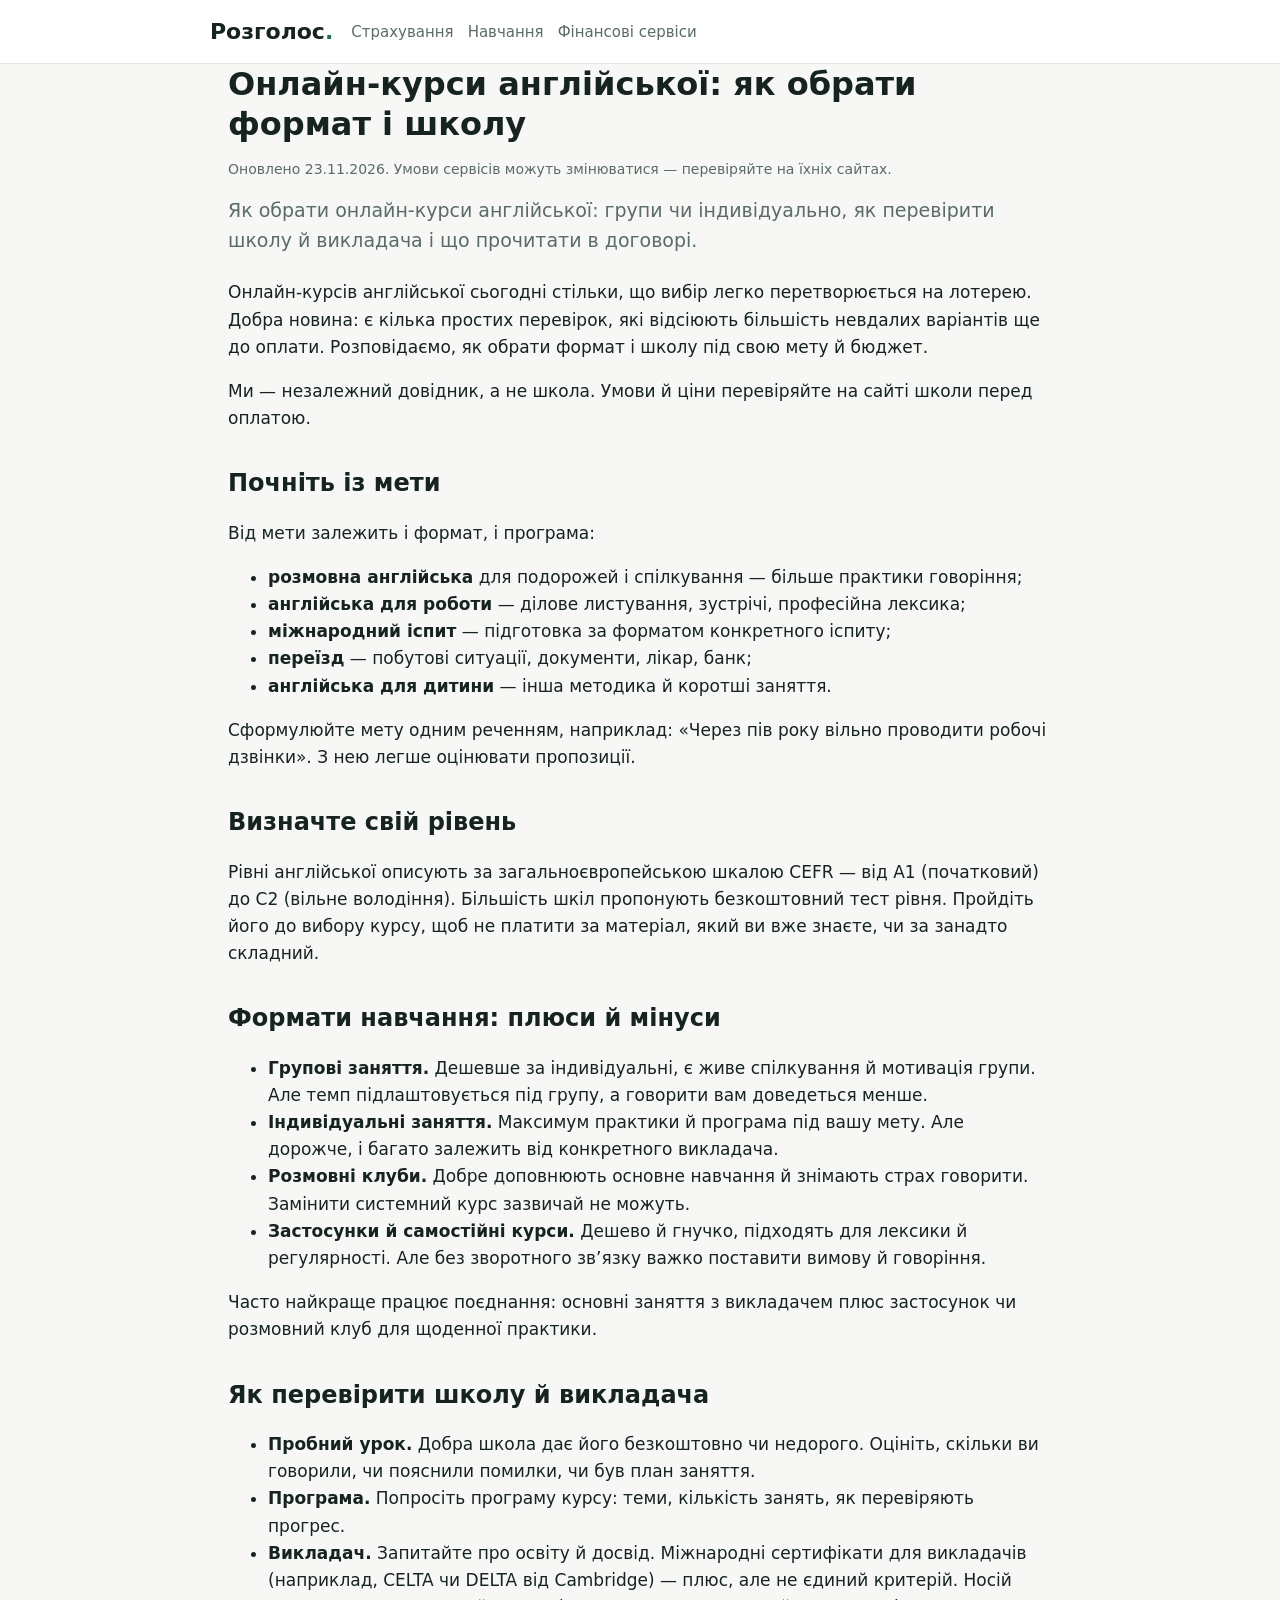
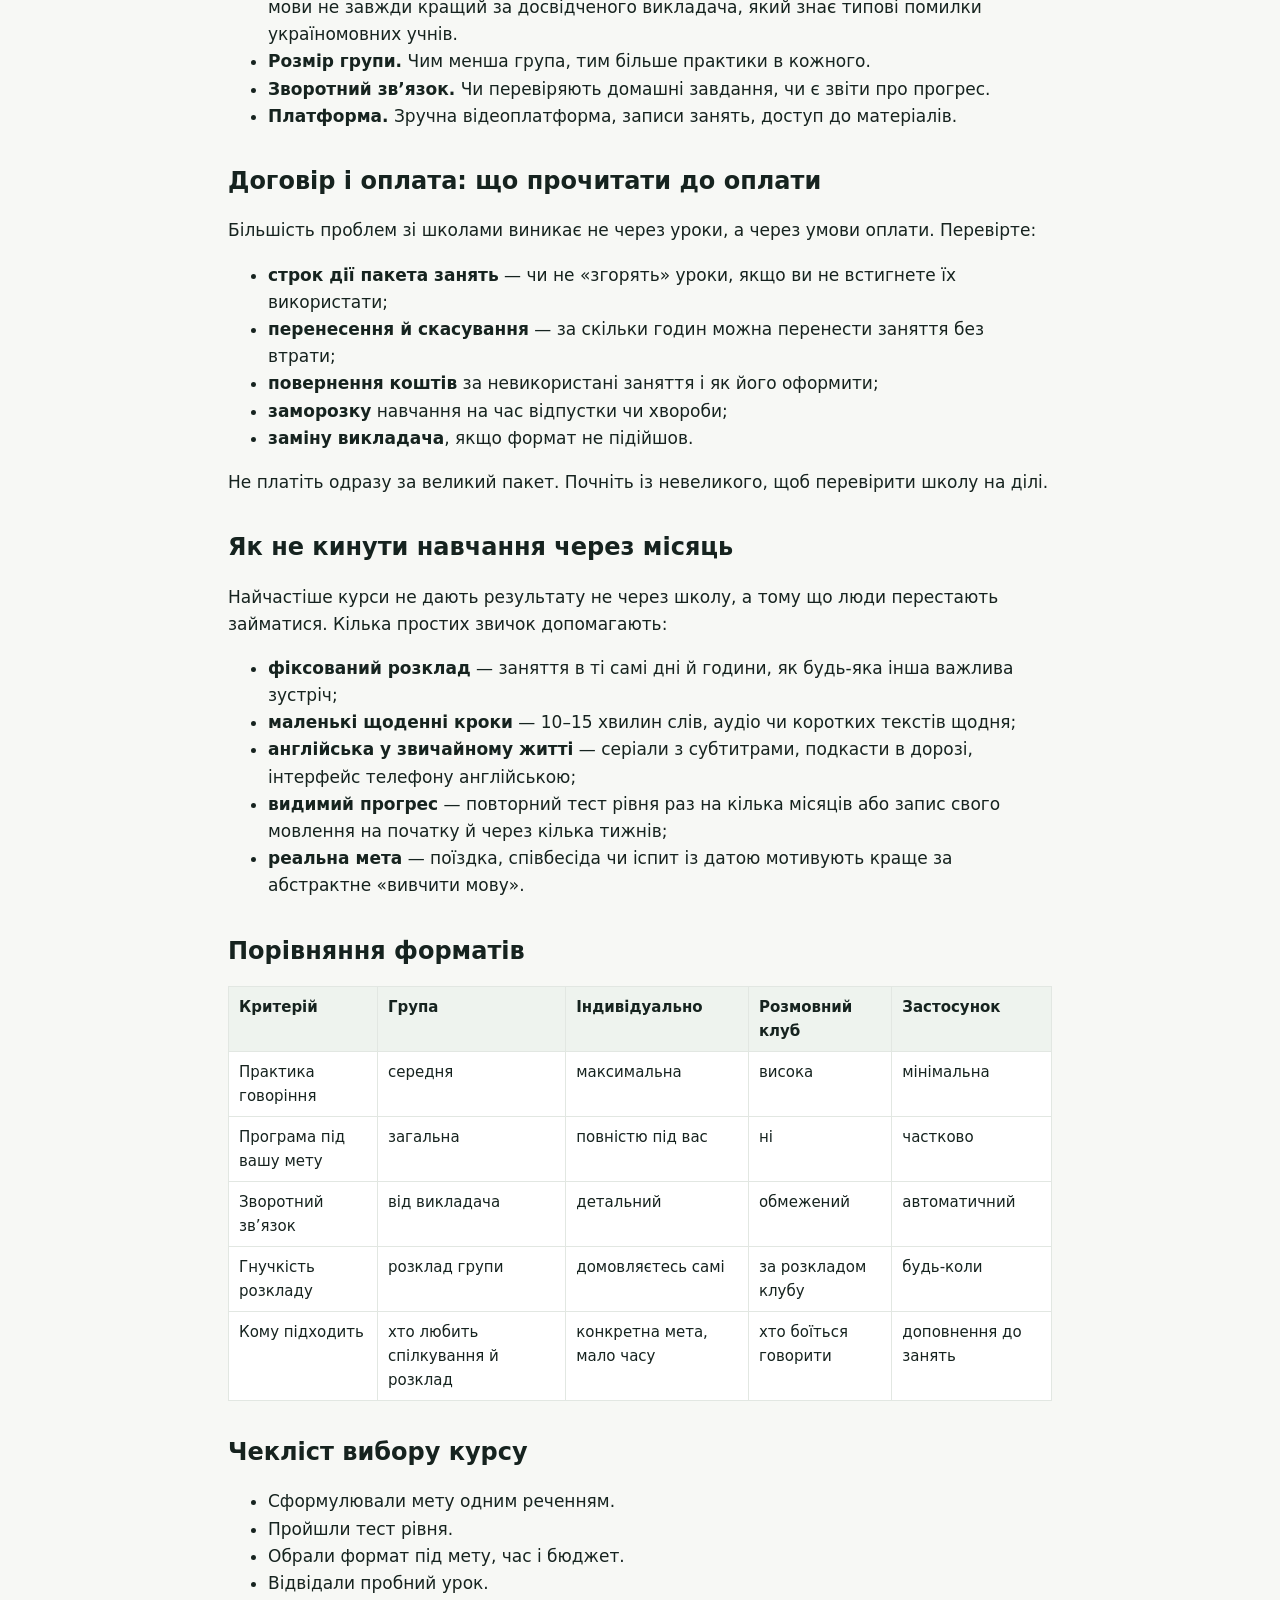
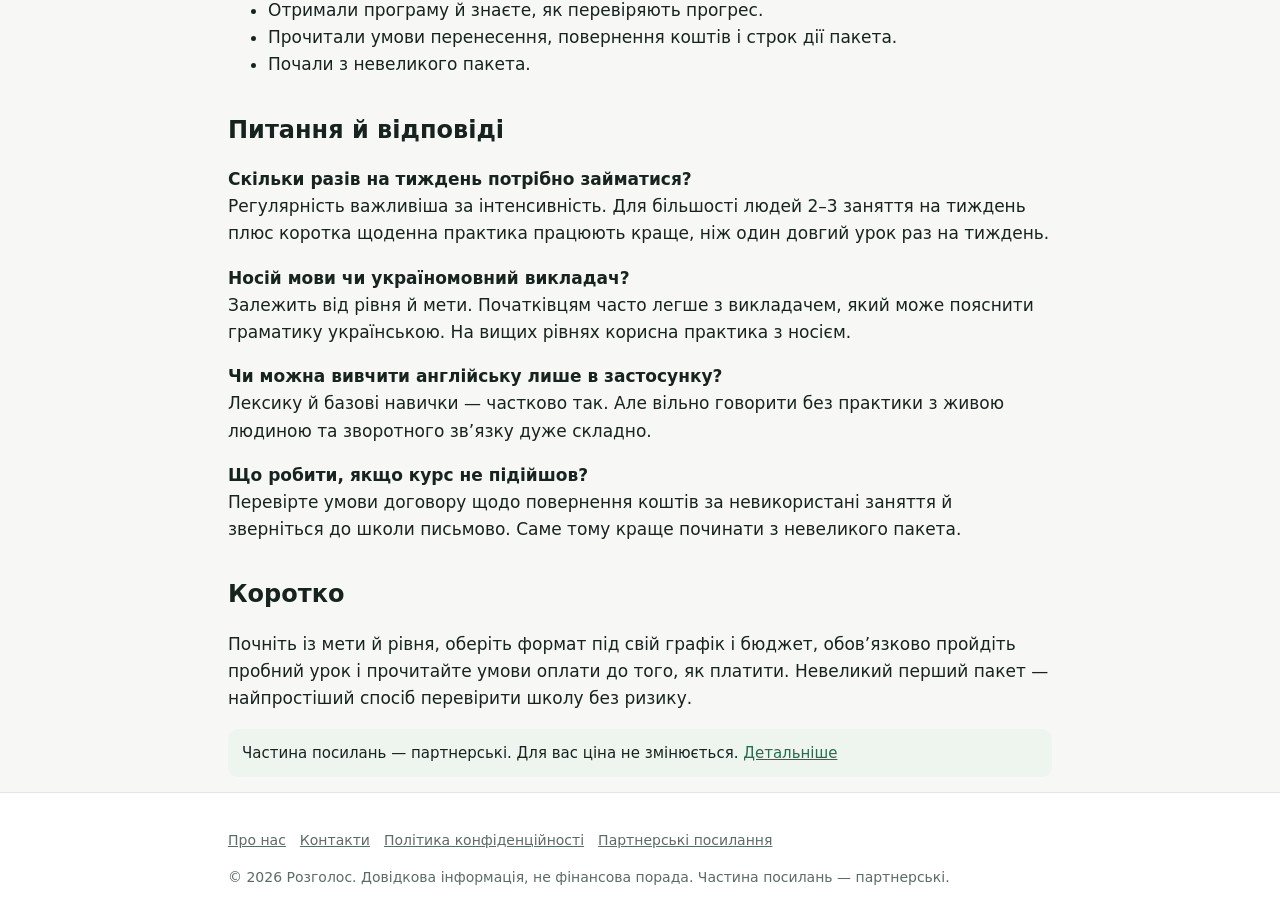
<file: kursy-anhliiskoi-onlain.html>
<!doctype html>
<html lang="uk"><head><meta charset="utf-8"><meta name="viewport" content="width=device-width,initial-scale=1">
<title>Онлайн-курси англійської: як обрати формат і школу — Розголос</title>
<meta name="description" content="Як обрати онлайн-курси англійської: групи чи індивідуально, як перевірити школу й викладача і що прочитати в договорі."><link rel="canonical" href="https://leeva13.github.io/rozholos/kursy-anhliiskoi-onlain.html">
<link rel="stylesheet" href="assets/style.css"></head>
<body data-pixel="">
<header><div class="wrap top"><a class="logo" href="index.html">Розголос<span>.</span></a><nav><a href="strakhuvannia.html">Страхування</a><a href="navchannia.html">Навчання</a><a href="finansy.html">Фінансові сервіси</a></nav></div></header>
<main class="wrap"><h1>Онлайн-курси англійської: як обрати формат і школу</h1>
<p class="meta">Оновлено 23.11.2026. Умови сервісів можуть змінюватися — перевіряйте на їхніх сайтах.</p><p class="lead">Як обрати онлайн-курси англійської: групи чи індивідуально, як перевірити школу й викладача і що прочитати в договорі.</p><p>Онлайн-курсів англійської сьогодні стільки, що вибір легко перетворюється на лотерею. Добра новина: є кілька простих перевірок, які відсіюють більшість невдалих варіантів ще до оплати. Розповідаємо, як обрати формат і школу під свою мету й бюджет.</p>
<p>Ми — незалежний довідник, а не школа. Умови й ціни перевіряйте на сайті школи перед оплатою.</p>
<h2 id="pochnit-iz-mety">Почніть із мети</h2>
<p>Від мети залежить і формат, і програма:</p>
<ul>
<li><strong>розмовна англійська</strong> для подорожей і спілкування — більше практики говоріння;</li>
<li><strong>англійська для роботи</strong> — ділове листування, зустрічі, професійна лексика;</li>
<li><strong>міжнародний іспит</strong> — підготовка за форматом конкретного іспиту;</li>
<li><strong>переїзд</strong> — побутові ситуації, документи, лікар, банк;</li>
<li><strong>англійська для дитини</strong> — інша методика й коротші заняття.</li>
</ul>
<p>Сформулюйте мету одним реченням, наприклад: «Через пів року вільно проводити робочі дзвінки». З нею легше оцінювати пропозиції.</p>
<h2 id="vyznachte-svii-riven">Визначте свій рівень</h2>
<p>Рівні англійської описують за загальноєвропейською шкалою CEFR — від A1 (початковий) до C2 (вільне володіння). Більшість шкіл пропонують безкоштовний тест рівня. Пройдіть його до вибору курсу, щоб не платити за матеріал, який ви вже знаєте, чи за занадто складний.</p>
<h2 id="formaty-navchannia-pliusy-i-minusy">Формати навчання: плюси й мінуси</h2>
<ul>
<li><strong>Групові заняття.</strong> Дешевше за індивідуальні, є живе спілкування й мотивація групи. Але темп підлаштовується під групу, а говорити вам доведеться менше.</li>
<li><strong>Індивідуальні заняття.</strong> Максимум практики й програма під вашу мету. Але дорожче, і багато залежить від конкретного викладача.</li>
<li><strong>Розмовні клуби.</strong> Добре доповнюють основне навчання й знімають страх говорити. Замінити системний курс зазвичай не можуть.</li>
<li><strong>Застосунки й самостійні курси.</strong> Дешево й гнучко, підходять для лексики й регулярності. Але без зворотного зв’язку важко поставити вимову й говоріння.</li>
</ul>
<p>Часто найкраще працює поєднання: основні заняття з викладачем плюс застосунок чи розмовний клуб для щоденної практики.</p>
<h2 id="iak-pereviryty-shkolu-i-vykladacha">Як перевірити школу й викладача</h2>
<ul>
<li><strong>Пробний урок.</strong> Добра школа дає його безкоштовно чи недорого. Оцініть, скільки ви говорили, чи пояснили помилки, чи був план заняття.</li>
<li><strong>Програма.</strong> Попросіть програму курсу: теми, кількість занять, як перевіряють прогрес.</li>
<li><strong>Викладач.</strong> Запитайте про освіту й досвід. Міжнародні сертифікати для викладачів (наприклад, CELTA чи DELTA від Cambridge) — плюс, але не єдиний критерій. Носій мови не завжди кращий за досвідченого викладача, який знає типові помилки україномовних учнів.</li>
<li><strong>Розмір групи.</strong> Чим менша група, тим більше практики в кожного.</li>
<li><strong>Зворотний зв’язок.</strong> Чи перевіряють домашні завдання, чи є звіти про прогрес.</li>
<li><strong>Платформа.</strong> Зручна відеоплатформа, записи занять, доступ до матеріалів.</li>
</ul>
<h2 id="dohovir-i-oplata-shcho-prochytaty-do-opl">Договір і оплата: що прочитати до оплати</h2>
<p>Більшість проблем зі школами виникає не через уроки, а через умови оплати. Перевірте:</p>
<ul>
<li><strong>строк дії пакета занять</strong> — чи не «згорять» уроки, якщо ви не встигнете їх використати;</li>
<li><strong>перенесення й скасування</strong> — за скільки годин можна перенести заняття без втрати;</li>
<li><strong>повернення коштів</strong> за невикористані заняття і як його оформити;</li>
<li><strong>заморозку</strong> навчання на час відпустки чи хвороби;</li>
<li><strong>заміну викладача</strong>, якщо формат не підійшов.</li>
</ul>
<p>Не платіть одразу за великий пакет. Почніть із невеликого, щоб перевірити школу на ділі.</p>
<h2 id="iak-ne-kynuty-navchannia-cherez-misiats">Як не кинути навчання через місяць</h2>
<p>Найчастіше курси не дають результату не через школу, а тому що люди перестають займатися. Кілька простих звичок допомагають:</p>
<ul>
<li><strong>фіксований розклад</strong> — заняття в ті самі дні й години, як будь-яка інша важлива зустріч;</li>
<li><strong>маленькі щоденні кроки</strong> — 10–15 хвилин слів, аудіо чи коротких текстів щодня;</li>
<li><strong>англійська у звичайному житті</strong> — серіали з субтитрами, подкасти в дорозі, інтерфейс телефону англійською;</li>
<li><strong>видимий прогрес</strong> — повторний тест рівня раз на кілька місяців або запис свого мовлення на початку й через кілька тижнів;</li>
<li><strong>реальна мета</strong> — поїздка, співбесіда чи іспит із датою мотивують краще за абстрактне «вивчити мову».</li>
</ul>
<h2 id="porivniannia-formativ">Порівняння форматів</h2>
<div class="table"><table><thead><tr><th>Критерій</th><th>Група</th><th>Індивідуально</th><th>Розмовний клуб</th><th>Застосунок</th></tr></thead><tbody><tr><td>Практика говоріння</td><td>середня</td><td>максимальна</td><td>висока</td><td>мінімальна</td></tr><tr><td>Програма під вашу мету</td><td>загальна</td><td>повністю під вас</td><td>ні</td><td>частково</td></tr><tr><td>Зворотний зв’язок</td><td>від викладача</td><td>детальний</td><td>обмежений</td><td>автоматичний</td></tr><tr><td>Гнучкість розкладу</td><td>розклад групи</td><td>домовляєтесь самі</td><td>за розкладом клубу</td><td>будь-коли</td></tr><tr><td>Кому підходить</td><td>хто любить спілкування й розклад</td><td>конкретна мета, мало часу</td><td>хто боїться говорити</td><td>доповнення до занять</td></tr></tbody></table></div>
<h2 id="cheklist-vyboru-kursu">Чекліст вибору курсу</h2>
<ul>
<li>Сформулювали мету одним реченням.</li>
<li>Пройшли тест рівня.</li>
<li>Обрали формат під мету, час і бюджет.</li>
<li>Відвідали пробний урок.</li>
<li>Отримали програму й знаєте, як перевіряють прогрес.</li>
<li>Прочитали умови перенесення, повернення коштів і строк дії пакета.</li>
<li>Почали з невеликого пакета.</li>
</ul>
<h2 id="pytannia-i-vidpovidi">Питання й відповіді</h2>
<p><strong>Скільки разів на тиждень потрібно займатися?</strong><br>Регулярність важливіша за інтенсивність. Для більшості людей 2–3 заняття на тиждень плюс коротка щоденна практика працюють краще, ніж один довгий урок раз на тиждень.</p>
<p><strong>Носій мови чи україномовний викладач?</strong><br>Залежить від рівня й мети. Початківцям часто легше з викладачем, який може пояснити граматику українською. На вищих рівнях корисна практика з носієм.</p>
<p><strong>Чи можна вивчити англійську лише в застосунку?</strong><br>Лексику й базові навички — частково так. Але вільно говорити без практики з живою людиною та зворотного зв’язку дуже складно.</p>
<p><strong>Що робити, якщо курс не підійшов?</strong><br>Перевірте умови договору щодо повернення коштів за невикористані заняття й зверніться до школи письмово. Саме тому краще починати з невеликого пакета.</p>
<h2 id="korotko">Коротко</h2>
<p>Почніть із мети й рівня, оберіть формат під свій графік і бюджет, обов’язково пройдіть пробний урок і прочитайте умови оплати до того, як платити. Невеликий перший пакет — найпростіший спосіб перевірити школу без ризику.</p><p class="note">Частина посилань — партнерські. Для вас ціна не змінюється. <a href="disclosure.html">Детальніше</a></p>
</main>
<footer><div class="wrap"><p><a href="about.html">Про нас</a><a href="contacts.html">Контакти</a><a href="privacy.html">Політика конфіденційності</a><a href="disclosure.html">Партнерські посилання</a></p>
<p>© 2026 Розголос. Довідкова інформація, не фінансова порада. Частина посилань — партнерські.</p></div></footer>
<div id="consent" hidden><p>Ми використовуємо cookies Meta для вимірювання реклами — лише якщо ви погодитеся. Деталі — у <a href="privacy.html">політиці конфіденційності</a>.</p>
<button class="yes" type="button">Погоджуюсь</button><button class="no" type="button">Лише необхідні</button></div>
<script src="assets/site.js" defer></script></body></html>
</file>
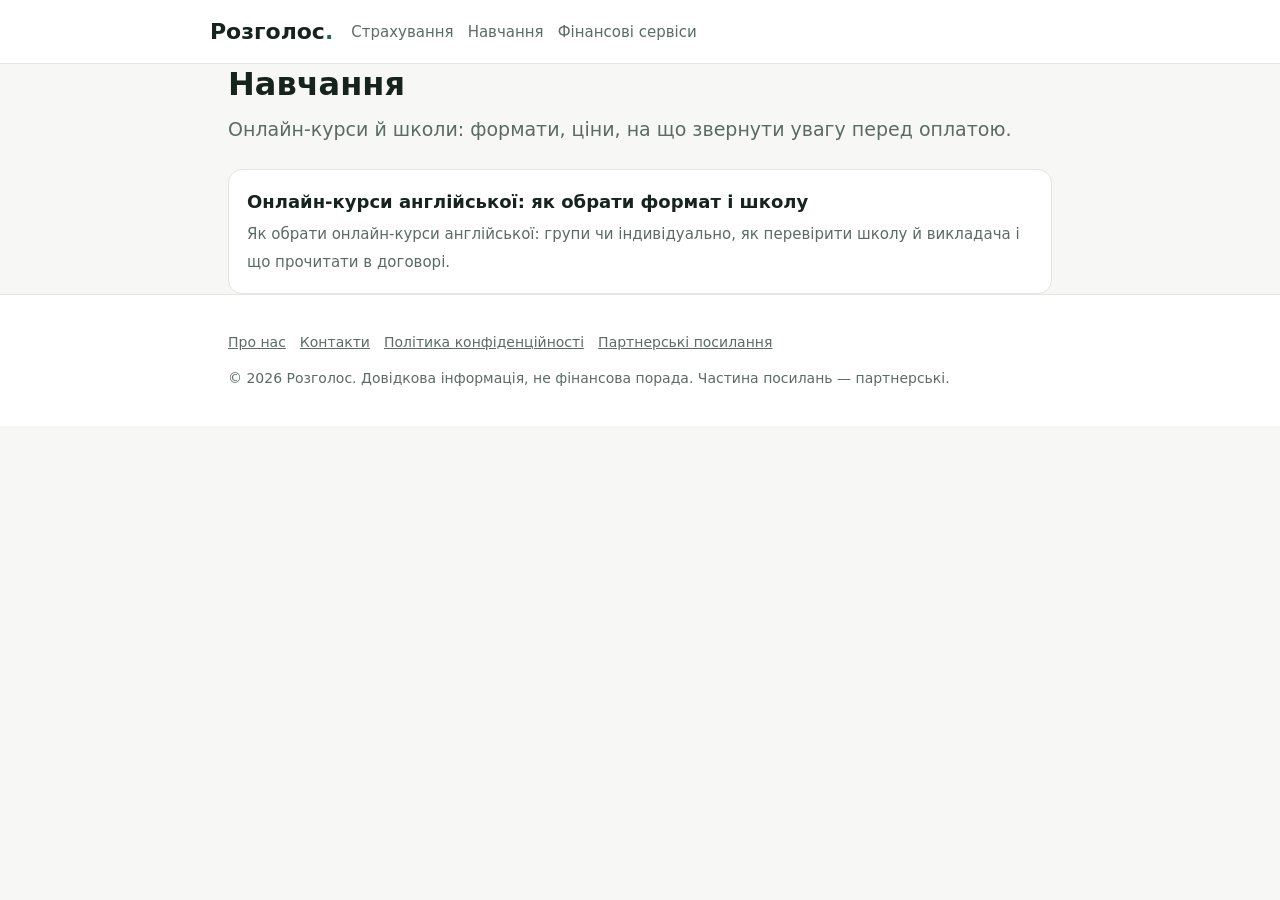
<file: navchannia.html>
<!doctype html>
<html lang="uk"><head><meta charset="utf-8"><meta name="viewport" content="width=device-width,initial-scale=1">
<title>Навчання — Розголос</title>
<meta name="description" content="Онлайн-курси й школи: формати, ціни, на що звернути увагу перед оплатою."><link rel="canonical" href="https://leeva13.github.io/rozholos/navchannia.html">
<link rel="stylesheet" href="assets/style.css"></head>
<body data-pixel="">
<header><div class="wrap top"><a class="logo" href="index.html">Розголос<span>.</span></a><nav><a href="strakhuvannia.html">Страхування</a><a href="navchannia.html">Навчання</a><a href="finansy.html">Фінансові сервіси</a></nav></div></header>
<main class="wrap"><h1>Навчання</h1>
<p class="lead">Онлайн-курси й школи: формати, ціни, на що звернути увагу перед оплатою.</p><div class="cards"><a class="card" href="kursy-anhliiskoi-onlain.html"><strong>Онлайн-курси англійської: як обрати формат і школу</strong><span>Як обрати онлайн-курси англійської: групи чи індивідуально, як перевірити школу й викладача і що прочитати в договорі.</span></a></div>
</main>
<footer><div class="wrap"><p><a href="about.html">Про нас</a><a href="contacts.html">Контакти</a><a href="privacy.html">Політика конфіденційності</a><a href="disclosure.html">Партнерські посилання</a></p>
<p>© 2026 Розголос. Довідкова інформація, не фінансова порада. Частина посилань — партнерські.</p></div></footer>
<div id="consent" hidden><p>Ми використовуємо cookies Meta для вимірювання реклами — лише якщо ви погодитеся. Деталі — у <a href="privacy.html">політиці конфіденційності</a>.</p>
<button class="yes" type="button">Погоджуюсь</button><button class="no" type="button">Лише необхідні</button></div>
<script src="assets/site.js" defer></script></body></html>
</file>
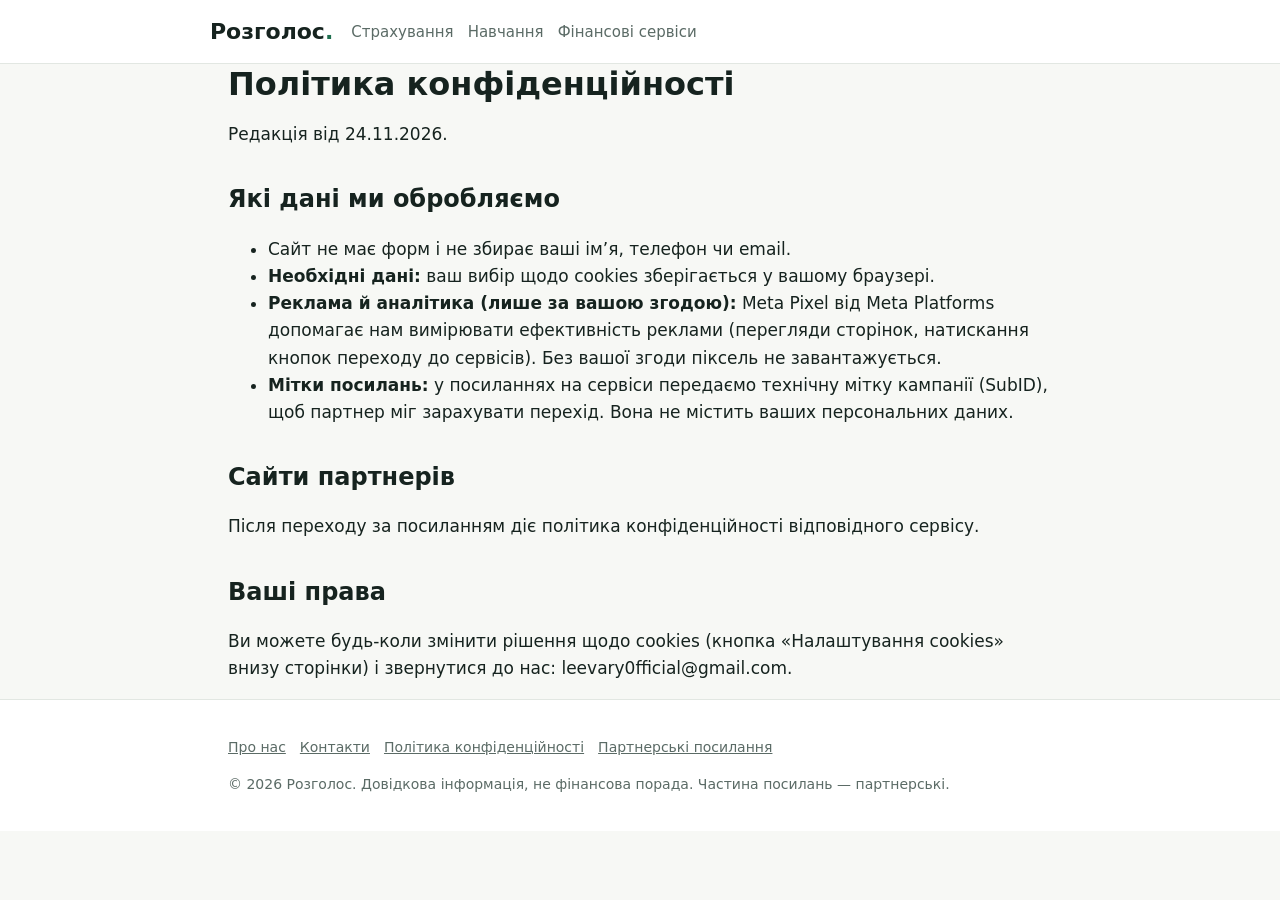
<file: privacy.html>
<!doctype html>
<html lang="uk"><head><meta charset="utf-8"><meta name="viewport" content="width=device-width,initial-scale=1">
<title>Політика конфіденційності — Розголос</title>
<meta name="description" content="Порівняння сервісів простими словами"><link rel="canonical" href="https://leeva13.github.io/rozholos/privacy.html">
<link rel="stylesheet" href="assets/style.css"></head>
<body data-pixel="">
<header><div class="wrap top"><a class="logo" href="index.html">Розголос<span>.</span></a><nav><a href="strakhuvannia.html">Страхування</a><a href="navchannia.html">Навчання</a><a href="finansy.html">Фінансові сервіси</a></nav></div></header>
<main class="wrap"><h1>Політика конфіденційності</h1>
<p>Редакція від 24.11.2026.</p>
<h2 id="iaki-dani-my-obrobliaiemo">Які дані ми обробляємо</h2>
<ul>
<li>Сайт не має форм і не збирає ваші ім’я, телефон чи email.</li>
<li><strong>Необхідні дані:</strong> ваш вибір щодо cookies зберігається у вашому браузері.</li>
<li><strong>Реклама й аналітика (лише за вашою згодою):</strong> Meta Pixel від Meta Platforms допомагає нам вимірювати ефективність реклами (перегляди сторінок, натискання кнопок переходу до сервісів). Без вашої згоди піксель не завантажується.</li>
<li><strong>Мітки посилань:</strong> у посиланнях на сервіси передаємо технічну мітку кампанії (SubID), щоб партнер міг зарахувати перехід. Вона не містить ваших персональних даних.</li>
</ul>
<h2 id="saity-partneriv">Сайти партнерів</h2>
<p>Після переходу за посиланням діє політика конфіденційності відповідного сервісу.</p>
<h2 id="vashi-prava">Ваші права</h2>
<p>Ви можете будь-коли змінити рішення щодо cookies (кнопка «Налаштування cookies» внизу сторінки) і звернутися до нас: leevary0fficial@gmail.com.</p>
</main>
<footer><div class="wrap"><p><a href="about.html">Про нас</a><a href="contacts.html">Контакти</a><a href="privacy.html">Політика конфіденційності</a><a href="disclosure.html">Партнерські посилання</a></p>
<p>© 2026 Розголос. Довідкова інформація, не фінансова порада. Частина посилань — партнерські.</p></div></footer>
<div id="consent" hidden><p>Ми використовуємо cookies Meta для вимірювання реклами — лише якщо ви погодитеся. Деталі — у <a href="privacy.html">політиці конфіденційності</a>.</p>
<button class="yes" type="button">Погоджуюсь</button><button class="no" type="button">Лише необхідні</button></div>
<script src="assets/site.js" defer></script></body></html>
</file>
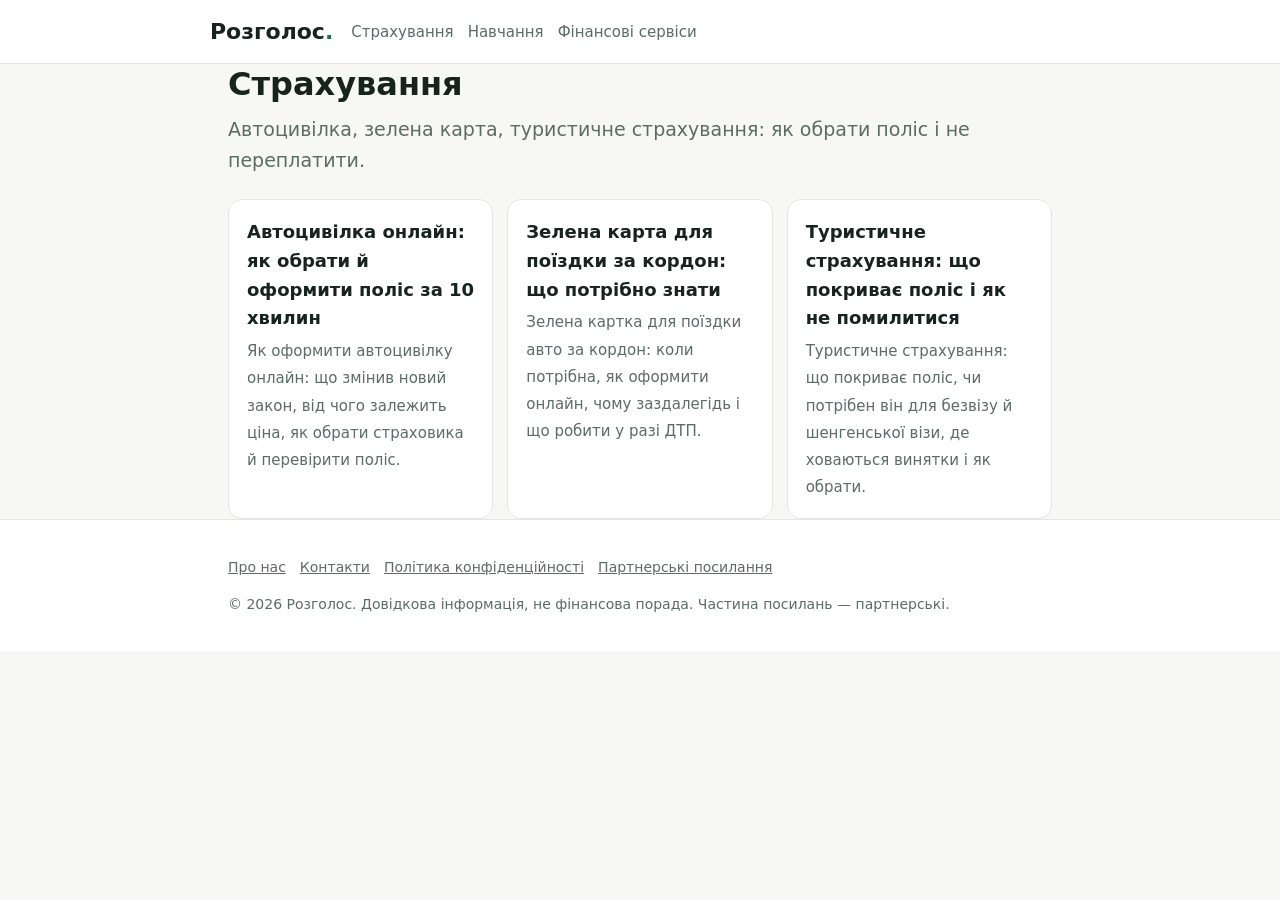
<file: strakhuvannia.html>
<!doctype html>
<html lang="uk"><head><meta charset="utf-8"><meta name="viewport" content="width=device-width,initial-scale=1">
<title>Страхування — Розголос</title>
<meta name="description" content="Автоцивілка, зелена карта, туристичне страхування: як обрати поліс і не переплатити."><link rel="canonical" href="https://leeva13.github.io/rozholos/strakhuvannia.html">
<link rel="stylesheet" href="assets/style.css"></head>
<body data-pixel="">
<header><div class="wrap top"><a class="logo" href="index.html">Розголос<span>.</span></a><nav><a href="strakhuvannia.html">Страхування</a><a href="navchannia.html">Навчання</a><a href="finansy.html">Фінансові сервіси</a></nav></div></header>
<main class="wrap"><h1>Страхування</h1>
<p class="lead">Автоцивілка, зелена карта, туристичне страхування: як обрати поліс і не переплатити.</p><div class="cards"><a class="card" href="avtotsyvilka-onlain.html"><strong>Автоцивілка онлайн: як обрати й оформити поліс за 10 хвилин</strong><span>Як оформити автоцивілку онлайн: що змінив новий закон, від чого залежить ціна, як обрати страховика й перевірити поліс.</span></a><a class="card" href="zelena-karta.html"><strong>Зелена карта для поїздки за кордон: що потрібно знати</strong><span>Зелена картка для поїздки авто за кордон: коли потрібна, як оформити онлайн, чому заздалегідь і що робити у разі ДТП.</span></a><a class="card" href="turystychne-strakhuvannia.html"><strong>Туристичне страхування: що покриває поліс і як не помилитися</strong><span>Туристичне страхування: що покриває поліс, чи потрібен він для безвізу й шенгенської візи, де ховаються винятки і як обрати.</span></a></div>
</main>
<footer><div class="wrap"><p><a href="about.html">Про нас</a><a href="contacts.html">Контакти</a><a href="privacy.html">Політика конфіденційності</a><a href="disclosure.html">Партнерські посилання</a></p>
<p>© 2026 Розголос. Довідкова інформація, не фінансова порада. Частина посилань — партнерські.</p></div></footer>
<div id="consent" hidden><p>Ми використовуємо cookies Meta для вимірювання реклами — лише якщо ви погодитеся. Деталі — у <a href="privacy.html">політиці конфіденційності</a>.</p>
<button class="yes" type="button">Погоджуюсь</button><button class="no" type="button">Лише необхідні</button></div>
<script src="assets/site.js" defer></script></body></html>
</file>
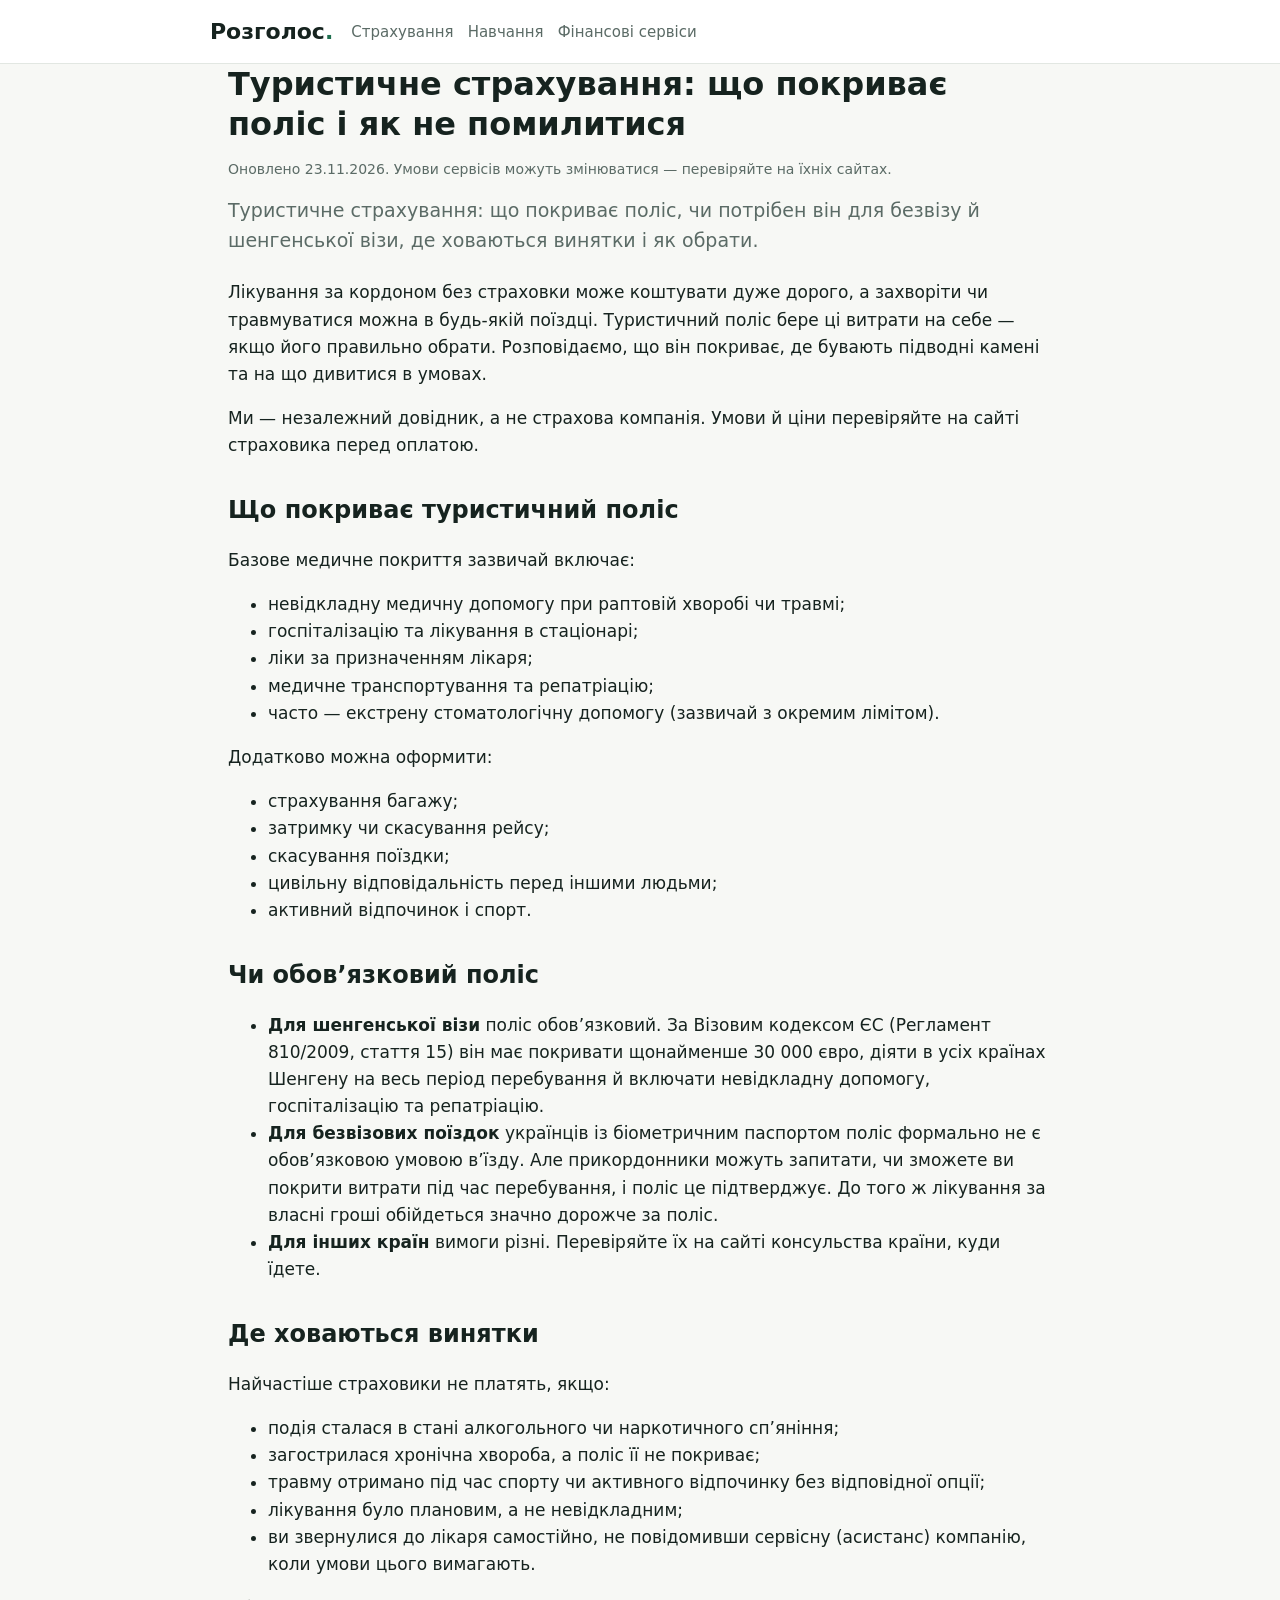
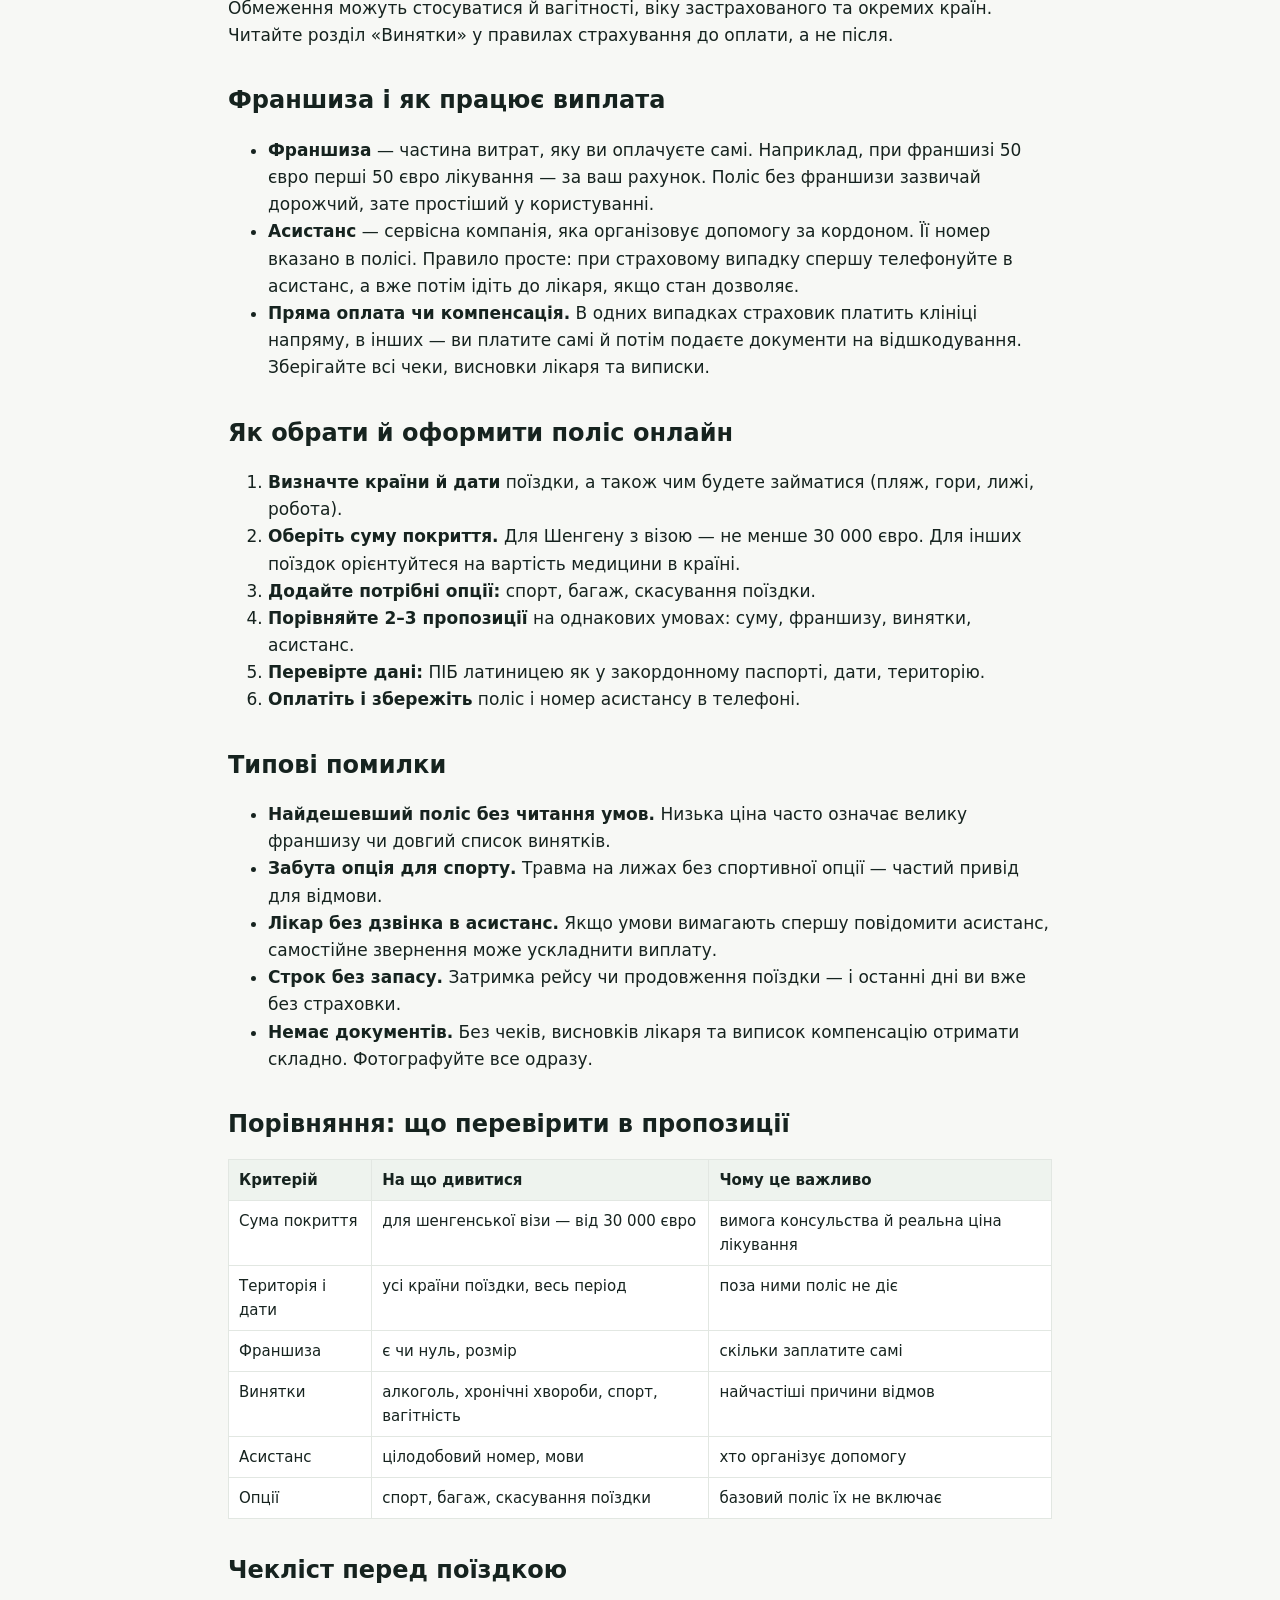
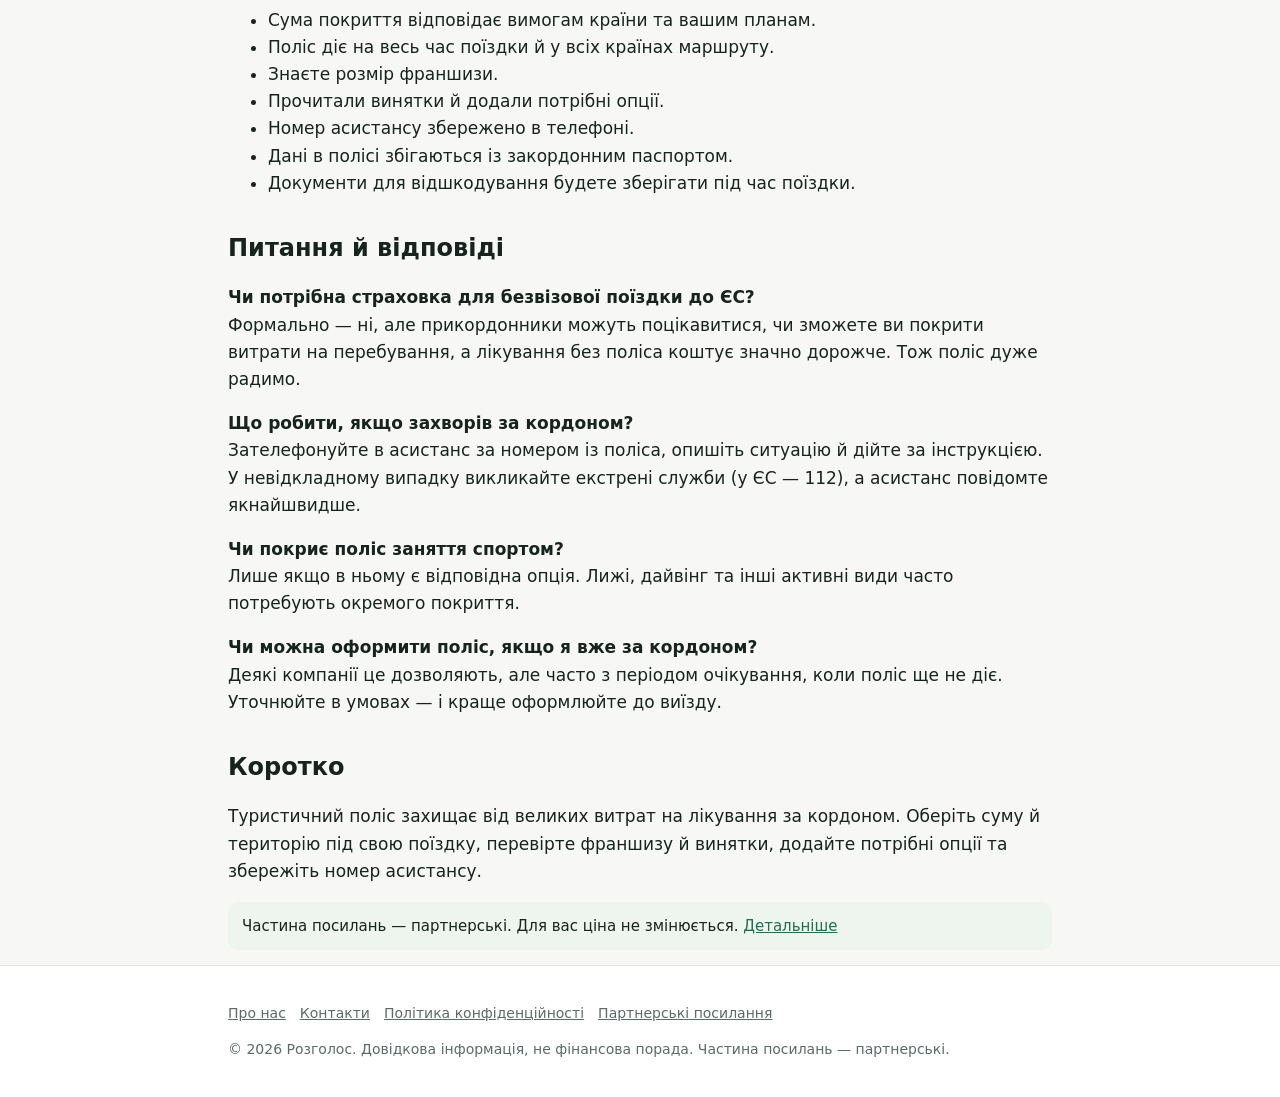
<file: turystychne-strakhuvannia.html>
<!doctype html>
<html lang="uk"><head><meta charset="utf-8"><meta name="viewport" content="width=device-width,initial-scale=1">
<title>Туристичне страхування: що покриває поліс і як не помилитися — Розголос</title>
<meta name="description" content="Туристичне страхування: що покриває поліс, чи потрібен він для безвізу й шенгенської візи, де ховаються винятки і як обрати."><link rel="canonical" href="https://leeva13.github.io/rozholos/turystychne-strakhuvannia.html">
<link rel="stylesheet" href="assets/style.css"></head>
<body data-pixel="">
<header><div class="wrap top"><a class="logo" href="index.html">Розголос<span>.</span></a><nav><a href="strakhuvannia.html">Страхування</a><a href="navchannia.html">Навчання</a><a href="finansy.html">Фінансові сервіси</a></nav></div></header>
<main class="wrap"><h1>Туристичне страхування: що покриває поліс і як не помилитися</h1>
<p class="meta">Оновлено 23.11.2026. Умови сервісів можуть змінюватися — перевіряйте на їхніх сайтах.</p><p class="lead">Туристичне страхування: що покриває поліс, чи потрібен він для безвізу й шенгенської візи, де ховаються винятки і як обрати.</p><p>Лікування за кордоном без страховки може коштувати дуже дорого, а захворіти чи травмуватися можна в будь-якій поїздці. Туристичний поліс бере ці витрати на себе — якщо його правильно обрати. Розповідаємо, що він покриває, де бувають підводні камені та на що дивитися в умовах.</p>
<p>Ми — незалежний довідник, а не страхова компанія. Умови й ціни перевіряйте на сайті страховика перед оплатою.</p>
<h2 id="shcho-pokryvaie-turystychnyi-polis">Що покриває туристичний поліс</h2>
<p>Базове медичне покриття зазвичай включає:</p>
<ul>
<li>невідкладну медичну допомогу при раптовій хворобі чи травмі;</li>
<li>госпіталізацію та лікування в стаціонарі;</li>
<li>ліки за призначенням лікаря;</li>
<li>медичне транспортування та репатріацію;</li>
<li>часто — екстрену стоматологічну допомогу (зазвичай з окремим лімітом).</li>
</ul>
<p>Додатково можна оформити:</p>
<ul>
<li>страхування багажу;</li>
<li>затримку чи скасування рейсу;</li>
<li>скасування поїздки;</li>
<li>цивільну відповідальність перед іншими людьми;</li>
<li>активний відпочинок і спорт.</li>
</ul>
<h2 id="chy-oboviazkovyi-polis">Чи обов’язковий поліс</h2>
<ul>
<li><strong>Для шенгенської візи</strong> поліс обов’язковий. За Візовим кодексом ЄС (Регламент 810/2009, стаття 15) він має покривати щонайменше 30 000 євро, діяти в усіх країнах Шенгену на весь період перебування й включати невідкладну допомогу, госпіталізацію та репатріацію.</li>
<li><strong>Для безвізових поїздок</strong> українців із біометричним паспортом поліс формально не є обов’язковою умовою в’їзду. Але прикордонники можуть запитати, чи зможете ви покрити витрати під час перебування, і поліс це підтверджує. До того ж лікування за власні гроші обійдеться значно дорожче за поліс.</li>
<li><strong>Для інших країн</strong> вимоги різні. Перевіряйте їх на сайті консульства країни, куди їдете.</li>
</ul>
<h2 id="de-khovaiutsia-vyniatky">Де ховаються винятки</h2>
<p>Найчастіше страховики не платять, якщо:</p>
<ul>
<li>подія сталася в стані алкогольного чи наркотичного сп’яніння;</li>
<li>загострилася хронічна хвороба, а поліс її не покриває;</li>
<li>травму отримано під час спорту чи активного відпочинку без відповідної опції;</li>
<li>лікування було плановим, а не невідкладним;</li>
<li>ви звернулися до лікаря самостійно, не повідомивши сервісну (асистанс) компанію, коли умови цього вимагають.</li>
</ul>
<p>Обмеження можуть стосуватися й вагітності, віку застрахованого та окремих країн. Читайте розділ «Винятки» у правилах страхування до оплати, а не після.</p>
<h2 id="franshyza-i-iak-pratsiuie-vyplata">Франшиза і як працює виплата</h2>
<ul>
<li><strong>Франшиза</strong> — частина витрат, яку ви оплачуєте самі. Наприклад, при франшизі 50 євро перші 50 євро лікування — за ваш рахунок. Поліс без франшизи зазвичай дорожчий, зате простіший у користуванні.</li>
<li><strong>Асистанс</strong> — сервісна компанія, яка організовує допомогу за кордоном. Її номер вказано в полісі. Правило просте: при страховому випадку спершу телефонуйте в асистанс, а вже потім ідіть до лікаря, якщо стан дозволяє.</li>
<li><strong>Пряма оплата чи компенсація.</strong> В одних випадках страховик платить клініці напряму, в інших — ви платите самі й потім подаєте документи на відшкодування. Зберігайте всі чеки, висновки лікаря та виписки.</li>
</ul>
<h2 id="iak-obraty-i-oformyty-polis-onlain">Як обрати й оформити поліс онлайн</h2>
<ol>
<li><strong>Визначте країни й дати</strong> поїздки, а також чим будете займатися (пляж, гори, лижі, робота).</li>
<li><strong>Оберіть суму покриття.</strong> Для Шенгену з візою — не менше 30 000 євро. Для інших поїздок орієнтуйтеся на вартість медицини в країні.</li>
<li><strong>Додайте потрібні опції:</strong> спорт, багаж, скасування поїздки.</li>
<li><strong>Порівняйте 2–3 пропозиції</strong> на однакових умовах: суму, франшизу, винятки, асистанс.</li>
<li><strong>Перевірте дані:</strong> ПІБ латиницею як у закордонному паспорті, дати, територію.</li>
<li><strong>Оплатіть і збережіть</strong> поліс і номер асистансу в телефоні.</li>
</ol>
<h2 id="typovi-pomylky">Типові помилки</h2>
<ul>
<li><strong>Найдешевший поліс без читання умов.</strong> Низька ціна часто означає велику франшизу чи довгий список винятків.</li>
<li><strong>Забута опція для спорту.</strong> Травма на лижах без спортивної опції — частий привід для відмови.</li>
<li><strong>Лікар без дзвінка в асистанс.</strong> Якщо умови вимагають спершу повідомити асистанс, самостійне звернення може ускладнити виплату.</li>
<li><strong>Строк без запасу.</strong> Затримка рейсу чи продовження поїздки — і останні дні ви вже без страховки.</li>
<li><strong>Немає документів.</strong> Без чеків, висновків лікаря та виписок компенсацію отримати складно. Фотографуйте все одразу.</li>
</ul>
<h2 id="porivniannia-shcho-pereviryty-v-propozyt">Порівняння: що перевірити в пропозиції</h2>
<div class="table"><table><thead><tr><th>Критерій</th><th>На що дивитися</th><th>Чому це важливо</th></tr></thead><tbody><tr><td>Сума покриття</td><td>для шенгенської візи — від 30 000 євро</td><td>вимога консульства й реальна ціна лікування</td></tr><tr><td>Територія і дати</td><td>усі країни поїздки, весь період</td><td>поза ними поліс не діє</td></tr><tr><td>Франшиза</td><td>є чи нуль, розмір</td><td>скільки заплатите самі</td></tr><tr><td>Винятки</td><td>алкоголь, хронічні хвороби, спорт, вагітність</td><td>найчастіші причини відмов</td></tr><tr><td>Асистанс</td><td>цілодобовий номер, мови</td><td>хто організує допомогу</td></tr><tr><td>Опції</td><td>спорт, багаж, скасування поїздки</td><td>базовий поліс їх не включає</td></tr></tbody></table></div>
<h2 id="cheklist-pered-poizdkoiu">Чекліст перед поїздкою</h2>
<ul>
<li>Сума покриття відповідає вимогам країни та вашим планам.</li>
<li>Поліс діє на весь час поїздки й у всіх країнах маршруту.</li>
<li>Знаєте розмір франшизи.</li>
<li>Прочитали винятки й додали потрібні опції.</li>
<li>Номер асистансу збережено в телефоні.</li>
<li>Дані в полісі збігаються із закордонним паспортом.</li>
<li>Документи для відшкодування будете зберігати під час поїздки.</li>
</ul>
<h2 id="pytannia-i-vidpovidi">Питання й відповіді</h2>
<p><strong>Чи потрібна страховка для безвізової поїздки до ЄС?</strong><br>Формально — ні, але прикордонники можуть поцікавитися, чи зможете ви покрити витрати на перебування, а лікування без поліса коштує значно дорожче. Тож поліс дуже радимо.</p>
<p><strong>Що робити, якщо захворів за кордоном?</strong><br>Зателефонуйте в асистанс за номером із поліса, опишіть ситуацію й дійте за інструкцією. У невідкладному випадку викликайте екстрені служби (у ЄС — 112), а асистанс повідомте якнайшвидше.</p>
<p><strong>Чи покриє поліс заняття спортом?</strong><br>Лише якщо в ньому є відповідна опція. Лижі, дайвінг та інші активні види часто потребують окремого покриття.</p>
<p><strong>Чи можна оформити поліс, якщо я вже за кордоном?</strong><br>Деякі компанії це дозволяють, але часто з періодом очікування, коли поліс ще не діє. Уточнюйте в умовах — і краще оформлюйте до виїзду.</p>
<h2 id="korotko">Коротко</h2>
<p>Туристичний поліс захищає від великих витрат на лікування за кордоном. Оберіть суму й територію під свою поїздку, перевірте франшизу й винятки, додайте потрібні опції та збережіть номер асистансу.</p><p class="note">Частина посилань — партнерські. Для вас ціна не змінюється. <a href="disclosure.html">Детальніше</a></p>
</main>
<footer><div class="wrap"><p><a href="about.html">Про нас</a><a href="contacts.html">Контакти</a><a href="privacy.html">Політика конфіденційності</a><a href="disclosure.html">Партнерські посилання</a></p>
<p>© 2026 Розголос. Довідкова інформація, не фінансова порада. Частина посилань — партнерські.</p></div></footer>
<div id="consent" hidden><p>Ми використовуємо cookies Meta для вимірювання реклами — лише якщо ви погодитеся. Деталі — у <a href="privacy.html">політиці конфіденційності</a>.</p>
<button class="yes" type="button">Погоджуюсь</button><button class="no" type="button">Лише необхідні</button></div>
<script src="assets/site.js" defer></script></body></html>
</file>
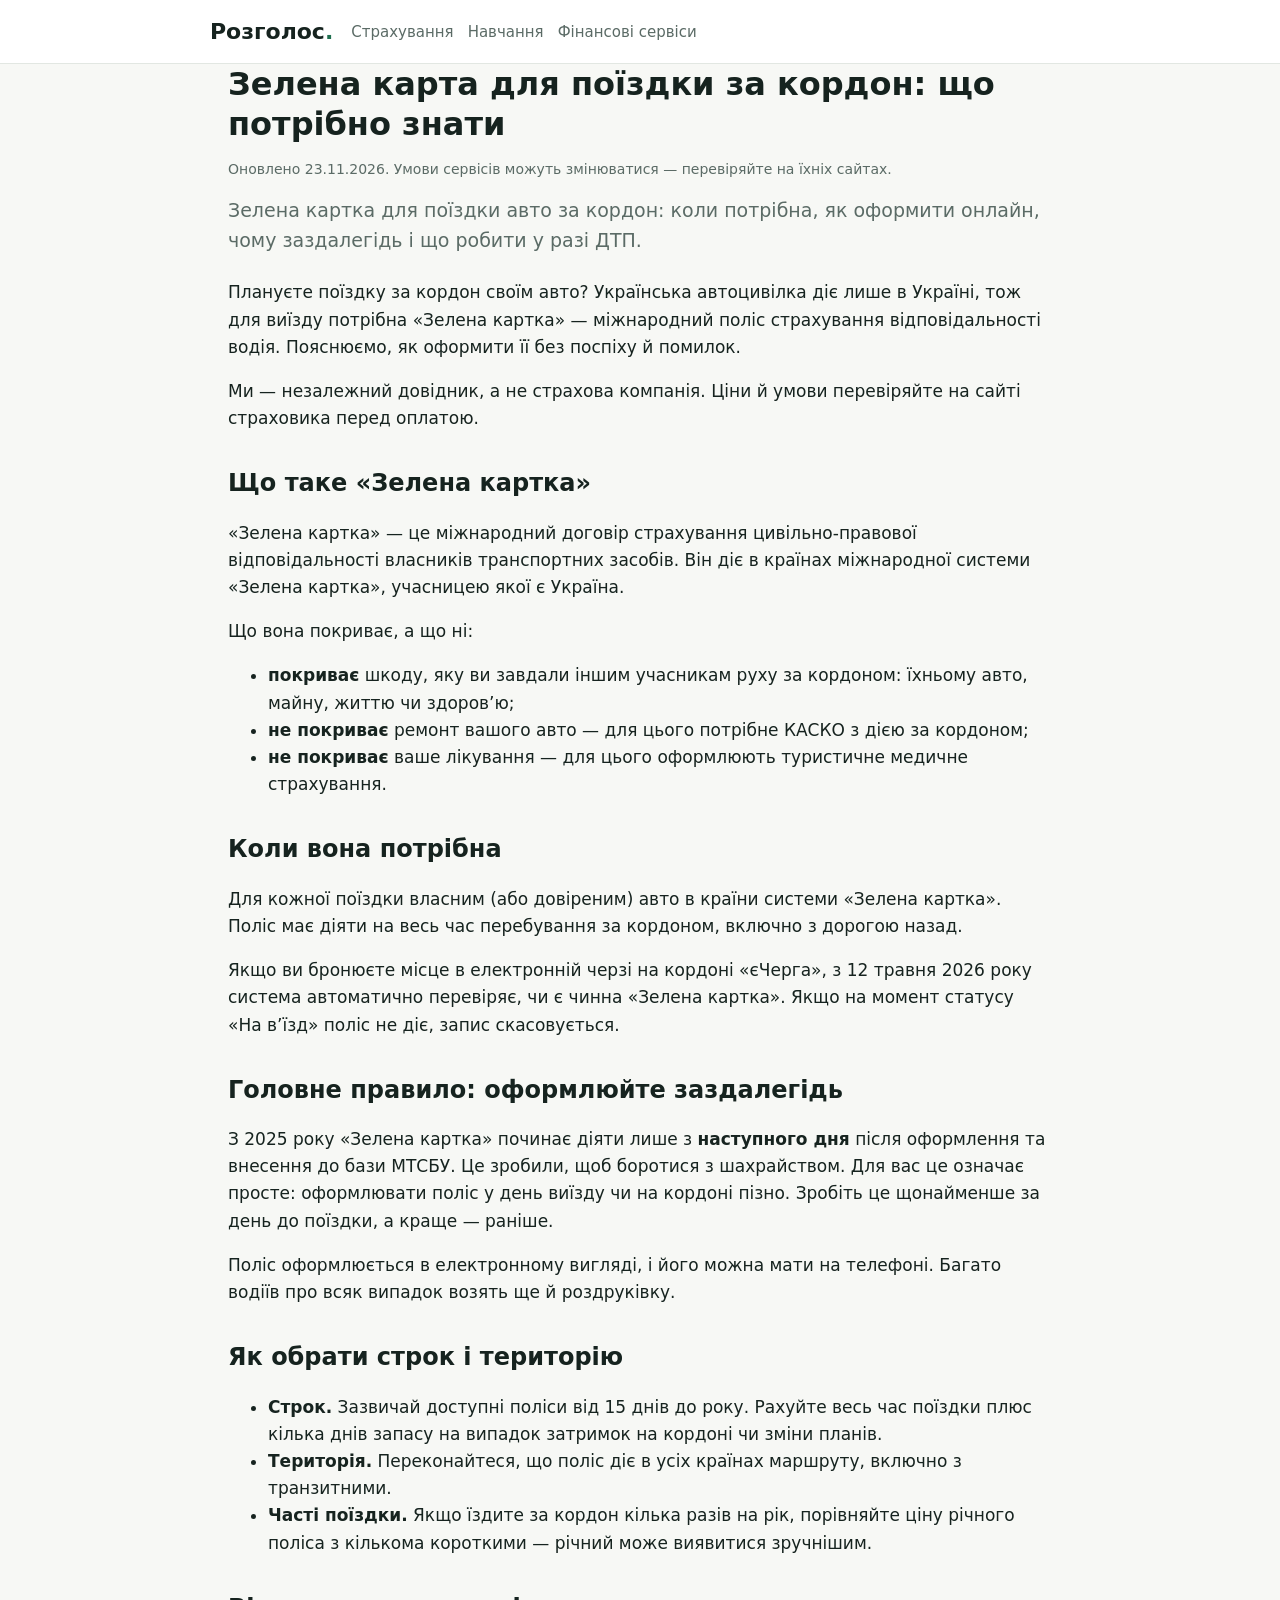
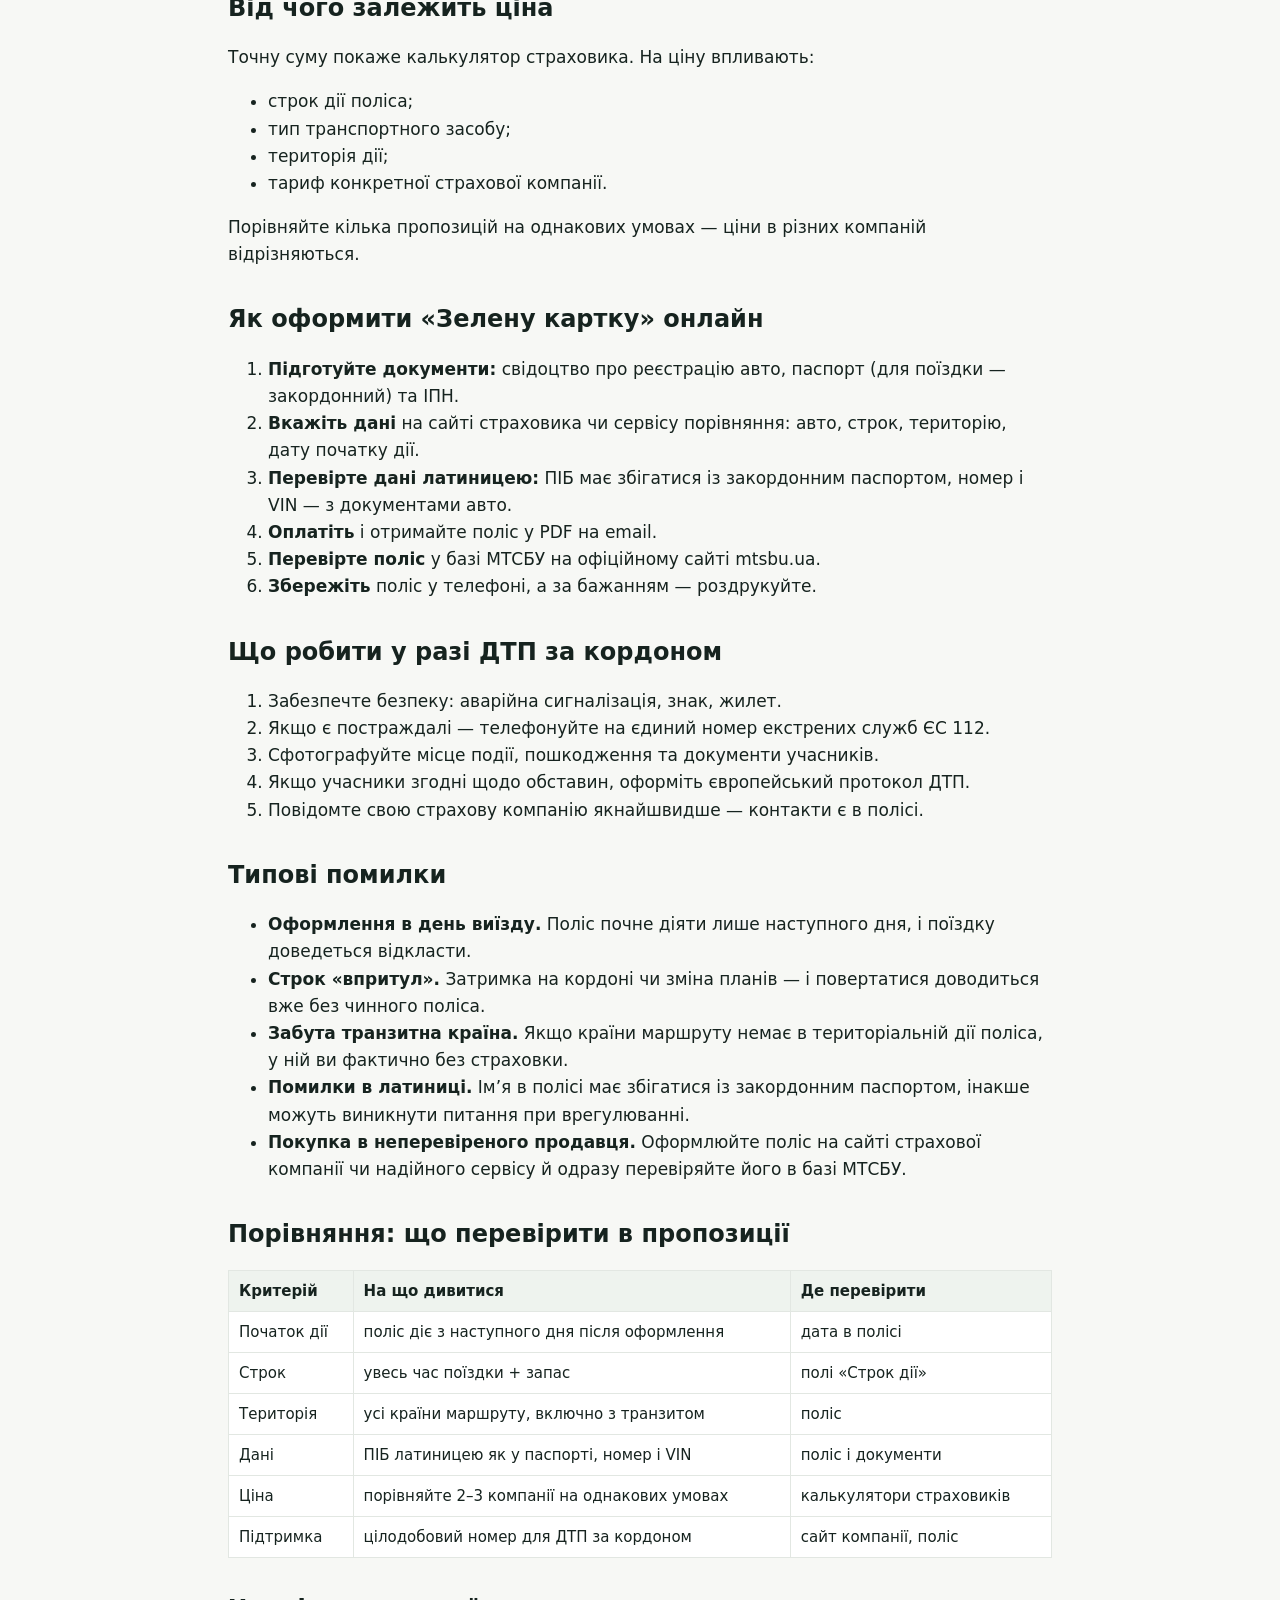
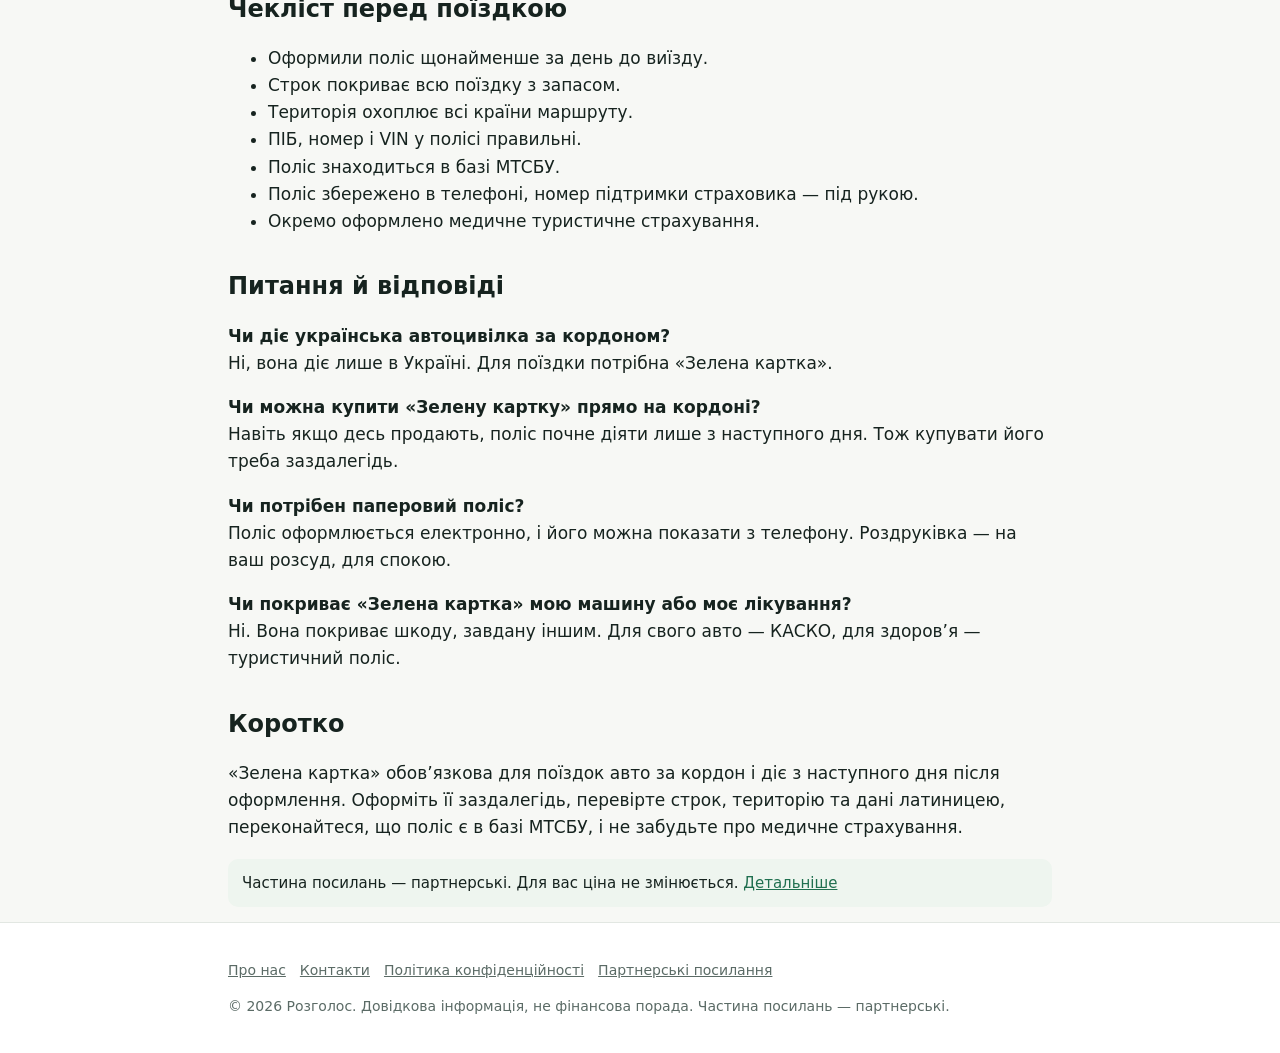
<file: zelena-karta.html>
<!doctype html>
<html lang="uk"><head><meta charset="utf-8"><meta name="viewport" content="width=device-width,initial-scale=1">
<title>Зелена карта для поїздки за кордон: що потрібно знати — Розголос</title>
<meta name="description" content="Зелена картка для поїздки авто за кордон: коли потрібна, як оформити онлайн, чому заздалегідь і що робити у разі ДТП."><link rel="canonical" href="https://leeva13.github.io/rozholos/zelena-karta.html">
<link rel="stylesheet" href="assets/style.css"></head>
<body data-pixel="">
<header><div class="wrap top"><a class="logo" href="index.html">Розголос<span>.</span></a><nav><a href="strakhuvannia.html">Страхування</a><a href="navchannia.html">Навчання</a><a href="finansy.html">Фінансові сервіси</a></nav></div></header>
<main class="wrap"><h1>Зелена карта для поїздки за кордон: що потрібно знати</h1>
<p class="meta">Оновлено 23.11.2026. Умови сервісів можуть змінюватися — перевіряйте на їхніх сайтах.</p><p class="lead">Зелена картка для поїздки авто за кордон: коли потрібна, як оформити онлайн, чому заздалегідь і що робити у разі ДТП.</p><p>Плануєте поїздку за кордон своїм авто? Українська автоцивілка діє лише в Україні, тож для виїзду потрібна «Зелена картка» — міжнародний поліс страхування відповідальності водія. Пояснюємо, як оформити її без поспіху й помилок.</p>
<p>Ми — незалежний довідник, а не страхова компанія. Ціни й умови перевіряйте на сайті страховика перед оплатою.</p>
<h2 id="shcho-take-zelena-kartka">Що таке «Зелена картка»</h2>
<p>«Зелена картка» — це міжнародний договір страхування цивільно-правової відповідальності власників транспортних засобів. Він діє в країнах міжнародної системи «Зелена картка», учасницею якої є Україна.</p>
<p>Що вона покриває, а що ні:</p>
<ul>
<li><strong>покриває</strong> шкоду, яку ви завдали іншим учасникам руху за кордоном: їхньому авто, майну, життю чи здоров’ю;</li>
<li><strong>не покриває</strong> ремонт вашого авто — для цього потрібне КАСКО з дією за кордоном;</li>
<li><strong>не покриває</strong> ваше лікування — для цього оформлюють туристичне медичне страхування.</li>
</ul>
<h2 id="koly-vona-potribna">Коли вона потрібна</h2>
<p>Для кожної поїздки власним (або довіреним) авто в країни системи «Зелена картка». Поліс має діяти на весь час перебування за кордоном, включно з дорогою назад.</p>
<p>Якщо ви бронюєте місце в електронній черзі на кордоні «єЧерга», з 12 травня 2026 року система автоматично перевіряє, чи є чинна «Зелена картка». Якщо на момент статусу «На в’їзд» поліс не діє, запис скасовується.</p>
<h2 id="holovne-pravylo-oformliuite-zazdalehid">Головне правило: оформлюйте заздалегідь</h2>
<p>З 2025 року «Зелена картка» починає діяти лише з <strong>наступного дня</strong> після оформлення та внесення до бази МТСБУ. Це зробили, щоб боротися з шахрайством. Для вас це означає просте: оформлювати поліс у день виїзду чи на кордоні пізно. Зробіть це щонайменше за день до поїздки, а краще — раніше.</p>
<p>Поліс оформлюється в електронному вигляді, і його можна мати на телефоні. Багато водіїв про всяк випадок возять ще й роздруківку.</p>
<h2 id="iak-obraty-strok-i-terytoriiu">Як обрати строк і територію</h2>
<ul>
<li><strong>Строк.</strong> Зазвичай доступні поліси від 15 днів до року. Рахуйте весь час поїздки плюс кілька днів запасу на випадок затримок на кордоні чи зміни планів.</li>
<li><strong>Територія.</strong> Переконайтеся, що поліс діє в усіх країнах маршруту, включно з транзитними.</li>
<li><strong>Часті поїздки.</strong> Якщо їздите за кордон кілька разів на рік, порівняйте ціну річного поліса з кількома короткими — річний може виявитися зручнішим.</li>
</ul>
<h2 id="vid-choho-zalezhyt-tsina">Від чого залежить ціна</h2>
<p>Точну суму покаже калькулятор страховика. На ціну впливають:</p>
<ul>
<li>строк дії поліса;</li>
<li>тип транспортного засобу;</li>
<li>територія дії;</li>
<li>тариф конкретної страхової компанії.</li>
</ul>
<p>Порівняйте кілька пропозицій на однакових умовах — ціни в різних компаній відрізняються.</p>
<h2 id="iak-oformyty-zelenu-kartku-onlain">Як оформити «Зелену картку» онлайн</h2>
<ol>
<li><strong>Підготуйте документи:</strong> свідоцтво про реєстрацію авто, паспорт (для поїздки — закордонний) та ІПН.</li>
<li><strong>Вкажіть дані</strong> на сайті страховика чи сервісу порівняння: авто, строк, територію, дату початку дії.</li>
<li><strong>Перевірте дані латиницею:</strong> ПІБ має збігатися із закордонним паспортом, номер і VIN — з документами авто.</li>
<li><strong>Оплатіть</strong> і отримайте поліс у PDF на email.</li>
<li><strong>Перевірте поліс</strong> у базі МТСБУ на офіційному сайті mtsbu.ua.</li>
<li><strong>Збережіть</strong> поліс у телефоні, а за бажанням — роздрукуйте.</li>
</ol>
<h2 id="shcho-robyty-u-razi-dtp-za-kordonom">Що робити у разі ДТП за кордоном</h2>
<ol>
<li>Забезпечте безпеку: аварійна сигналізація, знак, жилет.</li>
<li>Якщо є постраждалі — телефонуйте на єдиний номер екстрених служб ЄС 112.</li>
<li>Сфотографуйте місце події, пошкодження та документи учасників.</li>
<li>Якщо учасники згодні щодо обставин, оформіть європейський протокол ДТП.</li>
<li>Повідомте свою страхову компанію якнайшвидше — контакти є в полісі.</li>
</ol>
<h2 id="typovi-pomylky">Типові помилки</h2>
<ul>
<li><strong>Оформлення в день виїзду.</strong> Поліс почне діяти лише наступного дня, і поїздку доведеться відкласти.</li>
<li><strong>Строк «впритул».</strong> Затримка на кордоні чи зміна планів — і повертатися доводиться вже без чинного поліса.</li>
<li><strong>Забута транзитна країна.</strong> Якщо країни маршруту немає в територіальній дії поліса, у ній ви фактично без страховки.</li>
<li><strong>Помилки в латиниці.</strong> Ім’я в полісі має збігатися із закордонним паспортом, інакше можуть виникнути питання при врегулюванні.</li>
<li><strong>Покупка в неперевіреного продавця.</strong> Оформлюйте поліс на сайті страхової компанії чи надійного сервісу й одразу перевіряйте його в базі МТСБУ.</li>
</ul>
<h2 id="porivniannia-shcho-pereviryty-v-propozyt">Порівняння: що перевірити в пропозиції</h2>
<div class="table"><table><thead><tr><th>Критерій</th><th>На що дивитися</th><th>Де перевірити</th></tr></thead><tbody><tr><td>Початок дії</td><td>поліс діє з наступного дня після оформлення</td><td>дата в полісі</td></tr><tr><td>Строк</td><td>увесь час поїздки + запас</td><td>полі «Строк дії»</td></tr><tr><td>Територія</td><td>усі країни маршруту, включно з транзитом</td><td>поліс</td></tr><tr><td>Дані</td><td>ПІБ латиницею як у паспорті, номер і VIN</td><td>поліс і документи</td></tr><tr><td>Ціна</td><td>порівняйте 2–3 компанії на однакових умовах</td><td>калькулятори страховиків</td></tr><tr><td>Підтримка</td><td>цілодобовий номер для ДТП за кордоном</td><td>сайт компанії, поліс</td></tr></tbody></table></div>
<h2 id="cheklist-pered-poizdkoiu">Чекліст перед поїздкою</h2>
<ul>
<li>Оформили поліс щонайменше за день до виїзду.</li>
<li>Строк покриває всю поїздку з запасом.</li>
<li>Територія охоплює всі країни маршруту.</li>
<li>ПІБ, номер і VIN у полісі правильні.</li>
<li>Поліс знаходиться в базі МТСБУ.</li>
<li>Поліс збережено в телефоні, номер підтримки страховика — під рукою.</li>
<li>Окремо оформлено медичне туристичне страхування.</li>
</ul>
<h2 id="pytannia-i-vidpovidi">Питання й відповіді</h2>
<p><strong>Чи діє українська автоцивілка за кордоном?</strong><br>Ні, вона діє лише в Україні. Для поїздки потрібна «Зелена картка».</p>
<p><strong>Чи можна купити «Зелену картку» прямо на кордоні?</strong><br>Навіть якщо десь продають, поліс почне діяти лише з наступного дня. Тож купувати його треба заздалегідь.</p>
<p><strong>Чи потрібен паперовий поліс?</strong><br>Поліс оформлюється електронно, і його можна показати з телефону. Роздруківка — на ваш розсуд, для спокою.</p>
<p><strong>Чи покриває «Зелена картка» мою машину або моє лікування?</strong><br>Ні. Вона покриває шкоду, завдану іншим. Для свого авто — КАСКО, для здоров’я — туристичний поліс.</p>
<h2 id="korotko">Коротко</h2>
<p>«Зелена картка» обов’язкова для поїздок авто за кордон і діє з наступного дня після оформлення. Оформіть її заздалегідь, перевірте строк, територію та дані латиницею, переконайтеся, що поліс є в базі МТСБУ, і не забудьте про медичне страхування.</p><p class="note">Частина посилань — партнерські. Для вас ціна не змінюється. <a href="disclosure.html">Детальніше</a></p>
</main>
<footer><div class="wrap"><p><a href="about.html">Про нас</a><a href="contacts.html">Контакти</a><a href="privacy.html">Політика конфіденційності</a><a href="disclosure.html">Партнерські посилання</a></p>
<p>© 2026 Розголос. Довідкова інформація, не фінансова порада. Частина посилань — партнерські.</p></div></footer>
<div id="consent" hidden><p>Ми використовуємо cookies Meta для вимірювання реклами — лише якщо ви погодитеся. Деталі — у <a href="privacy.html">політиці конфіденційності</a>.</p>
<button class="yes" type="button">Погоджуюсь</button><button class="no" type="button">Лише необхідні</button></div>
<script src="assets/site.js" defer></script></body></html>
</file>
<file: assets/style.css>
:root{--ink:#16231f;--muted:#5b6b66;--line:#e2e7e2;--brand:#1f6f4f;--brand-2:#2e8a64;--bg:#f7f8f5;--card:#fff}
*{box-sizing:border-box}body{margin:0;font-family:"Segoe UI",system-ui,-apple-system,sans-serif;color:var(--ink);background:var(--bg);line-height:1.6;font-size:17px}
a{color:var(--brand)}header{background:#fff;border-bottom:1px solid var(--line)}.wrap{max-width:860px;margin:0 auto;padding:0 18px}
.top{display:flex;align-items:center;gap:18px;flex-wrap:wrap;padding:14px 0}.logo{font-weight:800;font-size:22px;color:var(--ink);text-decoration:none}
.logo span{color:var(--brand)}nav a{margin-right:14px;text-decoration:none;color:var(--muted);font-size:15px}nav a:hover{color:var(--brand)}
main{padding:28px 0 48px}h1{font-size:32px;line-height:1.25;margin:0 0 10px}h2{font-size:24px;margin:32px 0 10px}h3{font-size:19px;margin:24px 0 8px}
.lead{color:var(--muted);font-size:19px;margin:0 0 24px}.cards{display:grid;grid-template-columns:repeat(auto-fit,minmax(230px,1fr));gap:14px}
.card{background:var(--card);border:1px solid var(--line);border-radius:14px;padding:18px;text-decoration:none;color:inherit;display:block}
.card:hover{border-color:var(--brand-2)}.card strong{display:block;font-size:18px;margin-bottom:4px}.card span{color:var(--muted);font-size:15px}
.offer{display:flex;gap:14px;align-items:center;flex-wrap:wrap;background:#fff;border:1px solid var(--line);border-left:4px solid var(--brand-2);border-radius:12px;padding:14px 16px;margin:18px 0}
.offer-body{flex:1;min-width:220px}.offer-body p{margin:4px 0 0;color:var(--muted);font-size:15px}
.offer-cta{background:var(--brand);color:#fff;text-decoration:none;padding:11px 18px;border-radius:10px;font-weight:600;white-space:nowrap}.offer-cta:hover{background:#174f39}
.offer-note{width:100%;color:var(--muted);font-size:12px}.table{overflow-x:auto;margin:16px 0}table{border-collapse:collapse;min-width:100%;font-size:15px;background:#fff}
th,td{border:1px solid var(--line);padding:8px 10px;text-align:left;vertical-align:top}th{background:#eef3ee}blockquote{margin:16px 0;padding:6px 14px;border-left:3px solid var(--brand-2);color:var(--muted)}
.meta{color:var(--muted);font-size:14px}.note{background:#eef5ef;border-radius:10px;padding:12px 14px;font-size:15px}
footer{border-top:1px solid var(--line);background:#fff;padding:22px 0;font-size:14px;color:var(--muted)}footer a{color:var(--muted);margin-right:14px}
#consent{position:fixed;left:12px;right:12px;bottom:12px;max-width:620px;margin:0 auto;background:#fff;border:1px solid var(--line);border-radius:14px;
box-shadow:0 8px 30px rgba(0,0,0,.12);padding:14px 16px;font-size:15px;z-index:10}#consent button{font:inherit;border-radius:9px;padding:8px 14px;margin:8px 8px 0 0;cursor:pointer;border:1px solid var(--line);background:#fff}
#consent .yes{background:var(--brand);border-color:var(--brand);color:#fff}button.linklike{background:none;border:none;color:var(--muted);text-decoration:underline;cursor:pointer;font:inherit;padding:0}
@media(max-width:600px){h1{font-size:26px}body{font-size:16px}.offer-cta{width:100%;text-align:center}}
</file>
